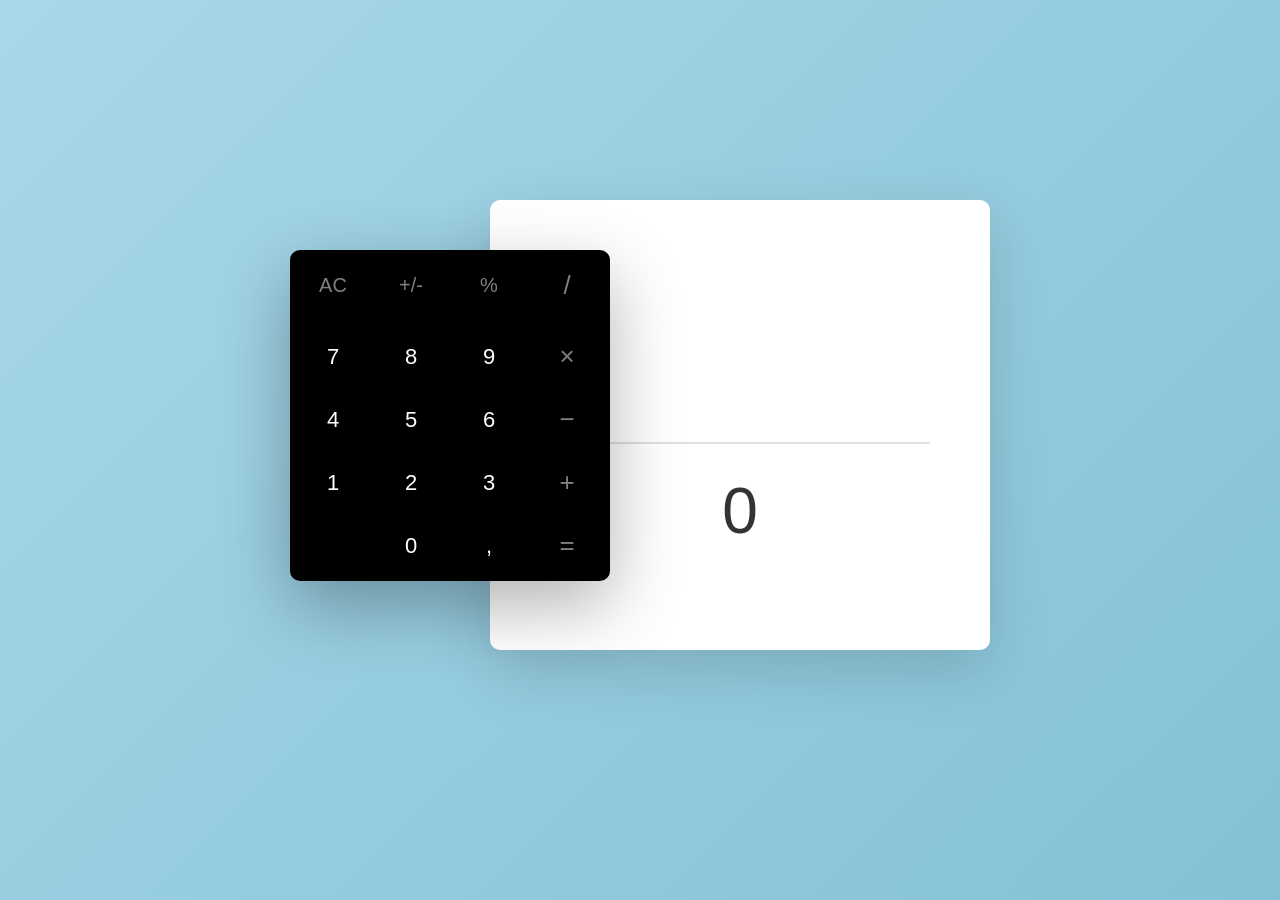
<file: calculator.html>
<!DOCTYPE html>
<html lang="en">
<head>
    <meta charset="UTF-8">
    <meta name="viewport" content="width=device-width, initial-scale=1.0">
    <title>Calculator</title>
    <style>
        * {
            margin: 0;
            padding: 0;
            box-sizing: border-box;
        }

        body {
            font-family: -apple-system, BlinkMacSystemFont, 'Segoe UI', Roboto, sans-serif;
            display: flex;
            justify-content: center;
            align-items: center;
            min-height: 100vh;
            background: linear-gradient(135deg, #a8d8ea 0%, #85c1d5 100%);
            padding: 20px;
        }

        .calculator-wrapper {
            position: relative;
            width: 700px;
            height: 500px;
        }

        .result-panel {
            position: absolute;
            top: 0;
            right: 0;
            background: white;
            padding: 50px 60px;
            width: 500px;
            height: 450px;
            border-radius: 10px;
            box-shadow: 0 20px 60px rgba(0, 0, 0, 0.15);
            z-index: 1;
            display: flex;
            flex-direction: column;
            justify-content: center;
            align-items: center;
        }

        .calculator {
            position: absolute;
            top: 50px;
            left: 0;
            background: #3a3a3a;
            padding: 10px;
            width: 320px;
            border-radius: 10px;
            box-shadow: 0 25px 70px rgba(0, 0, 0, 0.3);
            background-color: black;
            z-index: 2;
        }

        .buttons {
            display: grid;
            grid-template-columns: repeat(4, 1fr);
            gap: 12px;
            margin-top: 20px;
        }

        button {
            padding: 10px;
            font-size: 22px;
            font-weight: 400;
            border: none;
            border-radius: 8px;
            cursor: pointer;
            transition: all 0.2s ease;
            background: black;
            color: #ffffff;
            font-family: inherit;
        }

        button:hover {
            background: black;
        }

        button:active {
            transform: scale(0.95);
        }

        .top-row {
            display: grid;
            grid-template-columns: repeat(4, 1fr);
            gap: 12px;
            margin-bottom: 12px;
        }

        .top-btn {
            background: black;
            color: gray;
            padding: 10px;
            font-size: 20px;
            font-weight: 300;
        }

        .operator {
            background: black;
            color: gray;
            font-size: 26px;
            font-weight: 300;
        }

        .equals {
            background: black;
            color: gray;
            font-size: 26px;
            font-weight: 300;
        }
 --        .calculation {
            text-align: center;
            margin-bottom: 40px;
            width: 100%;
        }

        .calc-expression {
            font-size: 40px;
            color: gray;
            margin-bottom: 15px;
            font-weight: 300;
            min-height: 50px;
        }

        .calc-number {
            font-size: 36px;
            color: gray;
            font-weight: 300;
            min-height: 45px;
        }

        .divider {
            width: 100%;
            height: 2px;
            background: #e0e0e0;
            margin: 30px 0;
        }

        .result {
            font-size: 64px;
            color: #333;
            font-weight: 300;
        }
        @media (max-width: 768px) {
            .calculator-wrapper {
                width: 100%;
                height: auto;
                display: flex;
                flex-direction: column;
                gap: 20px;
            }

            .calculator {
                position: relative;
                top: 0;
                left: 0;
                width: 100%;
                z-index: 1;
                color: black;
                background-color: black;
            }

            .result-panel {
                position: relative;
                top: 0;
                right: 0;
                width: 100%;
                height: auto;
                z-index: 1;
            }
        }
    </style>
</head>
<body>
    <div class="calculator-wrapper">
        <div class="result-panel">
            <div class="calculation">
                <div class="calc-expression" id="expression"></div>
                <div class="calc-number" id="current-number"></div>
            </div>
            <div class="divider"></div>
            <div class="result" id="result">0</div>
        </div>

        <div class="calculator">
            <div class="top-row">
                <button class="top-btn" onclick="clearAll()">AC</button>
                <button class="top-btn" onclick="toggleSign()">+/-</button>
                <button class="top-btn" onclick="percentage()">%</button>
                <button class="top-btn operator" onclick="chooseOperation('/')">/</button>
            </div>
            <div class="buttons">
                <button onclick="appendNumber('7')">7</button>
                <button onclick="appendNumber('8')">8</button>
                <button onclick="appendNumber('9')">9</button>
                <button class="operator" onclick="chooseOperation('*')">×</button>
                
                <button onclick="appendNumber('4')">4</button>
                <button onclick="appendNumber('5')">5</button>
                <button onclick="appendNumber('6')">6</button>
                <button class="operator" onclick="chooseOperation('-')">−</button>
                
                <button onclick="appendNumber('1')">1</button>
                <button onclick="appendNumber('2')">2</button>
                <button onclick="appendNumber('3')">3</button>
                <button class="operator" onclick="chooseOperation('+')">+</button>
                
                <button onclick="appendvalue('')"></button>
                <button onclick="appendNumber('0')">0</button>
                <button onclick="appendNumber('.')">,</button>
                <button class="equals" onclick="compute()">=</button>
            </div>
        </div>
    </div>

    <script>
        let currentOperand = '';
        let previousOperand = '';
        let operation = null;
        let resultValue = '0';

        const expressionDisplay = document.getElementById('expression');
        const currentNumberDisplay = document.getElementById('current-number');
        const resultDisplay = document.getElementById('result');

        function updateDisplay() {
            if (operation && previousOperand) {
                expressionDisplay.textContent = previousOperand + ' ' + getOperationSymbol(operation);
                currentNumberDisplay.textContent = currentOperand || '';
            } else {
                expressionDisplay.textContent = currentOperand || previousOperand || '';
                currentNumberDisplay.textContent = '';
            }
            resultDisplay.textContent = resultValue;
        }

        function getOperationSymbol(op) {
            const symbols = {'+': '+', '-': '−', '*': '×', '/': '÷'};
            return symbols[op] || op;
        }

        function appendNumber(number) {
            if (number === '.' && currentOperand.includes('.')) return;
            if (currentOperand === '' && number === '.') {
                currentOperand = '0.';
            } else {
                currentOperand = currentOperand + number;
            }
            resultValue = currentOperand;
            updateDisplay();
        }

        function chooseOperation(op) {
            if (currentOperand === '' && previousOperand === '') return;
            if (previousOperand !== '' && currentOperand !== '') {
                compute();
            }
            operation = op;
            if (currentOperand !== '') {
                previousOperand = currentOperand;
                currentOperand = '';
            }
            updateDisplay();
        }

        function compute() {
            let computation;
            const prev = parseFloat(previousOperand);
            const current = parseFloat(currentOperand);
            
            if (isNaN(prev) || isNaN(current)) return;
            
            switch (operation) {
                case '+':
                    computation = prev + current;
                    break;
                case '-':
                    computation = prev - current;
                    break;
                case '*':
                    computation = prev * current;
                    break;
                case '/':
                    if (current === 0) {
                        resultValue = 'Error';
                        currentOperand = '';
                        previousOperand = '';
                        operation = null;
                        updateDisplay();
                        return;
                    }
                    computation = prev / current;
                    break;
                default:
                    return;
            }
            
            if (computation % 1 === 0) {
                resultValue = computation.toString();
            } else {
                resultValue = computation.toFixed(3).replace(/\.?0+$/, '');
            }
            
            currentOperand = resultValue;
            operation = null;
            previousOperand = '';
            updateDisplay();
        }

        function clearAll() {
            currentOperand = '';
            previousOperand = '';
            operation = null;
            resultValue = '0';
            updateDisplay();
        }

        function toggleSign() {
            if (currentOperand) {
                currentOperand = (parseFloat(currentOperand) * -1).toString();
                resultValue = currentOperand;
                updateDisplay();
            }
        }

        function percentage() {
            if (currentOperand) {
                currentOperand = (parseFloat(currentOperand) / 100).toString();
                resultValue = currentOperand;
                updateDisplay();
            }
        }

        document.addEventListener('keydown', function(e) {
            if (e.key >= '0' && e.key <= '9') appendNumber(e.key);
            if (e.key === '.') appendNumber(e.key);
            if (e.key === '+') chooseOperation('+');
            if (e.key === '-') chooseOperation('-');
            if (e.key === '*') chooseOperation('*');
            if (e.key === '/') {
                e.preventDefault();
                chooseOperation('/');
            }
            if (e.key === 'Enter' || e.key === '=') {
                e.preventDefault();
                compute();
            }
            if (e.key === 'Escape') clearAll();
        });

        updateDisplay();
    </script>
</body>
</html>
</file>
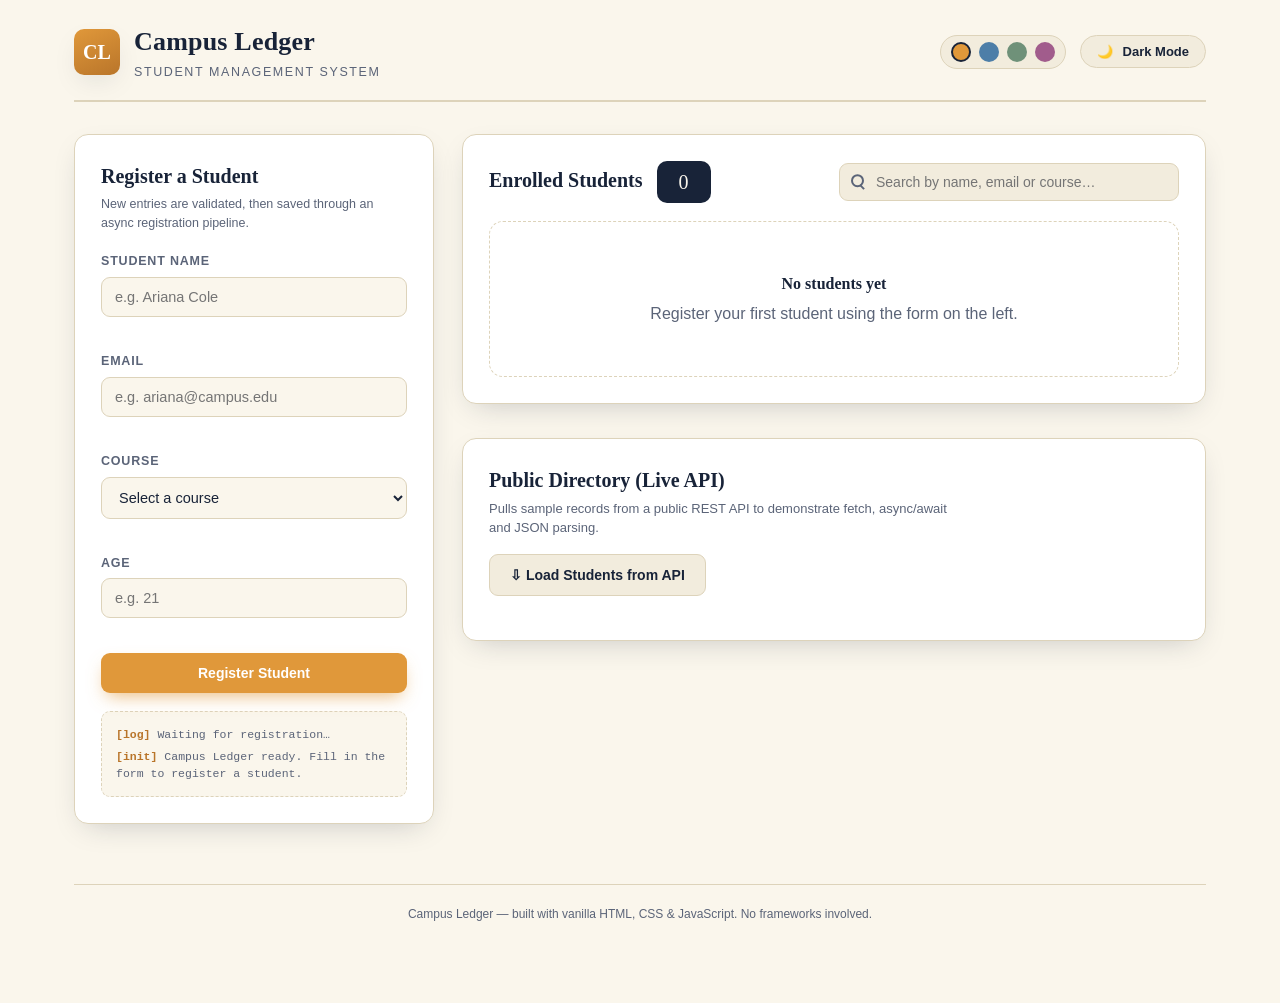
<file: campus .html>
<!DOCTYPE html>
<html lang="en">
<head>
<meta charset="UTF-8">
<meta name="viewport" content="width=device-width, initial-scale=1.0">
<title>Campus Ledger — Student Management System</title>
<style>
/* ============================================================
   DESIGN TOKENS
   A campus-registrar theme: ink navy + amber "stamp" accent,
   paper-cream surface in light mode, deep ink surface in dark.
   The signature element is the "ID card" style student card —
   a perforated top edge like a campus badge, with a course-
   coded stripe down the left side.
   ============================================================ */
:root {
  --ink-900: #182338;
  --ink-800: #1f2c47;
  --ink-700: #2c3c5e;
  --paper-0: #faf6ec;
  --paper-100: #f2ecdd;
  --paper-200: #e8dfc9;
  --accent: #e0983a;      /* amber stamp — can be re-themed live */
  --accent-dark: #b9752a;
  --sage: #6f9179;
  --danger: #c4483f;
  --success: #3f8f5f;
  --text-main: var(--ink-900);
  --text-sub: #5b6478;
  --surface: #ffffff;
  --surface-alt: var(--paper-100);
  --bg: var(--paper-0);
  --border: #ddd3ba;
  --shadow: 0 10px 30px -12px rgba(24, 35, 56, 0.25);
  --radius: 14px;
  --font-display: Georgia, 'Iowan Old Style', 'Palatino Linotype', serif;
  --font-body: -apple-system, BlinkMacSystemFont, 'Segoe UI', Roboto, Helvetica, Arial, sans-serif;
  --font-mono: 'SFMono-Regular', Consolas, 'Liberation Mono', Menlo, monospace;
}

/* Dark mode overrides — toggled by adding .dark-mode to <body> */
body.dark-mode {
  --text-main: #eef1f7;
  --text-sub: #a8b1c4;
  --surface: var(--ink-800);
  --surface-alt: var(--ink-700);
  --bg: var(--ink-900);
  --border: #35456a;
  --shadow: 0 10px 30px -12px rgba(0, 0, 0, 0.55);
}

/* ============================================================
   RESET & BASE
   ============================================================ */
* { box-sizing: border-box; margin: 0; padding: 0; }

html { scroll-behavior: smooth; }

body {
  font-family: var(--font-body);
  background: var(--bg);
  color: var(--text-main);
  transition: background 0.35s ease, color 0.35s ease;
  min-height: 100vh;
  line-height: 1.5;
}

@media (prefers-reduced-motion: reduce) {
  * { animation-duration: 0.001ms !important; transition-duration: 0.001ms !important; }
}

a { color: inherit; }

::selection { background: var(--accent); color: #fff; }

/* ============================================================
   LAYOUT SHELL
   ============================================================ */
.wrap {
  max-width: 1180px;
  margin: 0 auto;
  padding: 0 24px 80px;
}

/* ---- Top bar ---- */
.topbar {
  display: flex;
  align-items: center;
  justify-content: space-between;
  padding: 22px 0 18px;
  border-bottom: 2px solid var(--border);
  margin-bottom: 32px;
  flex-wrap: wrap;
  gap: 16px;
}

.brand {
  display: flex;
  align-items: center;
  gap: 14px;
}

.brand-mark {
  width: 46px;
  height: 46px;
  border-radius: 10px;
  background: linear-gradient(155deg, var(--accent), var(--accent-dark));
  display: flex;
  align-items: center;
  justify-content: center;
  color: #fff;
  font-family: var(--font-display);
  font-weight: 700;
  font-size: 20px;
  box-shadow: var(--shadow);
  flex-shrink: 0;
}

.brand-text h1 {
  font-family: var(--font-display);
  font-size: 26px;
  letter-spacing: 0.2px;
}

.brand-text p {
  font-size: 12.5px;
  color: var(--text-sub);
  text-transform: uppercase;
  letter-spacing: 1.6px;
  margin-top: 2px;
}

.topbar-controls {
  display: flex;
  align-items: center;
  gap: 14px;
  flex-wrap: wrap;
}

/* Accent color theming swatches */
.swatches {
  display: flex;
  gap: 8px;
  align-items: center;
  padding: 6px 10px;
  background: var(--surface-alt);
  border-radius: 999px;
  border: 1px solid var(--border);
}

.swatch {
  width: 20px;
  height: 20px;
  border-radius: 50%;
  border: 2px solid transparent;
  cursor: pointer;
  transition: transform 0.2s ease, border-color 0.2s ease;
}

.swatch:hover { transform: scale(1.15); }
.swatch.active { border-color: var(--text-main); }

/* Dark mode toggle switch */
.toggle-dark {
  display: flex;
  align-items: center;
  gap: 10px;
  background: var(--surface-alt);
  border: 1px solid var(--border);
  border-radius: 999px;
  padding: 8px 16px;
  cursor: pointer;
  font-size: 13px;
  font-weight: 600;
  color: var(--text-main);
  transition: background 0.2s ease;
}

.toggle-dark:hover { background: var(--border); }

/* ============================================================
   GRID: form (left, sticky) + management (right)
   ============================================================ */
.main-grid {
  display: grid;
  grid-template-columns: 360px 1fr;
  gap: 28px;
  align-items: start;
}

@media (max-width: 880px) {
  .main-grid { grid-template-columns: 1fr; }
}

.panel {
  background: var(--surface);
  border: 1px solid var(--border);
  border-radius: var(--radius);
  box-shadow: var(--shadow);
  padding: 26px;
}

.panel.sticky { position: sticky; top: 24px; }

.panel h2 {
  font-family: var(--font-display);
  font-size: 20px;
  margin-bottom: 4px;
}

.panel .subtext {
  font-size: 12.5px;
  color: var(--text-sub);
  margin-bottom: 20px;
}

/* ---- Form fields ---- */
.field {
  margin-bottom: 16px;
}

.field label {
  display: block;
  font-size: 12.5px;
  font-weight: 700;
  text-transform: uppercase;
  letter-spacing: 0.8px;
  color: var(--text-sub);
  margin-bottom: 6px;
}

.field input,
.field select {
  width: 100%;
  padding: 11px 13px;
  border-radius: 9px;
  border: 1.5px solid var(--border);
  background: var(--bg);
  color: var(--text-main);
  font-size: 14.5px;
  font-family: var(--font-body);
  transition: border-color 0.2s ease, box-shadow 0.2s ease;
}

.field input:focus,
.field select:focus {
  outline: none;
  border-color: var(--accent);
  box-shadow: 0 0 0 3px color-mix(in srgb, var(--accent) 25%, transparent);
}

.field .error-hint {
  font-size: 12px;
  color: var(--danger);
  margin-top: 5px;
  min-height: 14px;
}

/* ---- Buttons ---- */
.btn {
  display: inline-flex;
  align-items: center;
  justify-content: center;
  gap: 8px;
  border: none;
  border-radius: 9px;
  padding: 12px 20px;
  font-size: 14px;
  font-weight: 700;
  cursor: pointer;
  transition: transform 0.15s ease, box-shadow 0.15s ease, background 0.2s ease;
  font-family: var(--font-body);
}

.btn:active { transform: translateY(1px) scale(0.98); }

.btn-primary {
  background: var(--accent);
  color: #fff;
  width: 100%;
  box-shadow: 0 8px 18px -6px color-mix(in srgb, var(--accent) 70%, transparent);
}

.btn-primary:hover { background: var(--accent-dark); }
.btn-primary:disabled { opacity: 0.65; cursor: not-allowed; transform: none; }

.btn-secondary {
  background: var(--surface-alt);
  color: var(--text-main);
  border: 1.5px solid var(--border);
}

.btn-secondary:hover { border-color: var(--accent); color: var(--accent-dark); }

.btn-danger-ghost {
  background: transparent;
  border: 1.5px solid var(--danger);
  color: var(--danger);
  padding: 7px 12px;
  font-size: 12.5px;
}

.btn-danger-ghost:hover { background: var(--danger); color: #fff; }

/* ---- Toast messages (success / error) ---- */
.toast {
  border-radius: 9px;
  padding: 12px 15px;
  font-size: 13.5px;
  font-weight: 600;
  margin-bottom: 16px;
  display: none;
  align-items: center;
  gap: 8px;
  animation: slideIn 0.3s ease;
}

.toast.show { display: flex; }

.toast.success { background: color-mix(in srgb, var(--success) 16%, transparent); color: var(--success); border: 1px solid color-mix(in srgb, var(--success) 40%, transparent); }
.toast.error { background: color-mix(in srgb, var(--danger) 16%, transparent); color: var(--danger); border: 1px solid color-mix(in srgb, var(--danger) 40%, transparent); }

@keyframes slideIn {
  from { opacity: 0; transform: translateY(-8px); }
  to { opacity: 1; transform: translateY(0); }
}

/* ---- Async demo log (shows callback / promise / async-await steps) ---- */
.demo-log {
  margin-top: 18px;
  background: var(--bg);
  border: 1px dashed var(--border);
  border-radius: 9px;
  padding: 12px 14px;
  font-family: var(--font-mono);
  font-size: 11.5px;
  color: var(--text-sub);
  max-height: 130px;
  overflow-y: auto;
}

.demo-log div { padding: 2px 0; }
.demo-log .tag { color: var(--accent-dark); font-weight: 700; }

/* ---- Management header row ---- */
.mgmt-header {
  display: flex;
  align-items: center;
  justify-content: space-between;
  gap: 16px;
  flex-wrap: wrap;
  margin-bottom: 18px;
}

.mgmt-title-group { display: flex; align-items: center; gap: 14px; }

.count-badge {
  background: var(--ink-900);
  color: var(--paper-0);
  font-family: var(--font-display);
  font-size: 20px;
  border-radius: 10px;
  padding: 6px 16px;
  min-width: 54px;
  text-align: center;
}

body.dark-mode .count-badge { background: var(--accent); color: #1a1408; }

.search-box {
  position: relative;
  flex: 1;
  min-width: 220px;
  max-width: 340px;
}

.search-box input {
  width: 100%;
  padding: 10px 14px 10px 36px;
  border-radius: 9px;
  border: 1.5px solid var(--border);
  background: var(--surface-alt);
  color: var(--text-main);
  font-size: 14px;
}

.search-box input:focus { outline: none; border-color: var(--accent); }

.search-box::before {
  content: "";
  position: absolute;
  left: 12px;
  top: 50%;
  width: 9px;
  height: 9px;
  border: 2px solid var(--text-sub);
  border-radius: 50%;
  transform: translateY(-60%);
}

.search-box::after {
  content: "";
  position: absolute;
  left: 20px;
  top: 62%;
  width: 6px;
  height: 2px;
  background: var(--text-sub);
  transform: rotate(45deg);
}

/* ---- Student card grid (the "ID card" signature element) ---- */
.card-grid {
  display: grid;
  grid-template-columns: repeat(auto-fill, minmax(230px, 1fr));
  gap: 18px;
}

.student-card {
  position: relative;
  background: var(--surface);
  border: 1px solid var(--border);
  border-radius: 12px;
  padding: 18px 16px 16px 20px;
  overflow: hidden;
  animation: cardIn 0.35s ease;
  transition: transform 0.2s ease, box-shadow 0.2s ease;
}

.student-card:hover {
  transform: translateY(-4px);
  box-shadow: var(--shadow);
}

@keyframes cardIn {
  from { opacity: 0; transform: translateY(10px) scale(0.97); }
  to { opacity: 1; transform: translateY(0) scale(1); }
}

/* Course-coded stripe down the left edge, like a badge lanyard color */
.student-card::before {
  content: "";
  position: absolute;
  left: 0; top: 0; bottom: 0;
  width: 6px;
  background: var(--stripe-color, var(--accent));
}

/* Perforated top edge — a row of little "punch holes" like an ID badge */
.perforation {
  display: flex;
  gap: 5px;
  margin-bottom: 10px;
  margin-left: -2px;
}

.perforation span {
  width: 5px; height: 5px;
  border-radius: 50%;
  background: var(--bg);
  border: 1px solid var(--border);
}

.student-card h3 {
  font-family: var(--font-display);
  font-size: 17px;
  margin-bottom: 4px;
}

.student-card .meta-row {
  font-size: 12.5px;
  color: var(--text-sub);
  margin-bottom: 3px;
  word-break: break-word;
}

.pill {
  display: inline-block;
  margin-top: 8px;
  padding: 3px 10px;
  border-radius: 999px;
  background: var(--surface-alt);
  font-size: 11px;
  font-weight: 700;
  letter-spacing: 0.4px;
  color: var(--text-sub);
}

.card-footer {
  margin-top: 12px;
  display: flex;
  justify-content: space-between;
  align-items: center;
}

.age-tag {
  font-family: var(--font-mono);
  font-size: 12px;
  color: var(--text-sub);
}

.empty-state {
  grid-column: 1 / -1;
  text-align: center;
  padding: 50px 20px;
  color: var(--text-sub);
  border: 1px dashed var(--border);
  border-radius: var(--radius);
}

.empty-state strong { color: var(--text-main); display: block; margin-bottom: 6px; font-family: var(--font-display); font-size: 16px; }

/* ---- API / directory section ---- */
.api-section { margin-top: 34px; }

.api-header {
  display: flex;
  align-items: center;
  justify-content: space-between;
  gap: 16px;
  flex-wrap: wrap;
  margin-bottom: 18px;
}

.api-header p { color: var(--text-sub); font-size: 13px; max-width: 460px; }

.directory-grid {
  display: grid;
  grid-template-columns: repeat(auto-fill, minmax(230px, 1fr));
  gap: 16px;
}

.directory-card {
  background: var(--surface-alt);
  border: 1px solid var(--border);
  border-radius: 12px;
  padding: 16px;
  transition: transform 0.2s ease;
}

.directory-card:hover { transform: translateY(-3px); }

.directory-card .avatar {
  width: 38px; height: 38px;
  border-radius: 50%;
  background: linear-gradient(135deg, var(--sage), var(--accent));
  color: #fff;
  display: flex; align-items: center; justify-content: center;
  font-weight: 700;
  margin-bottom: 10px;
  font-family: var(--font-display);
}

.directory-card h4 { font-size: 14.5px; margin-bottom: 3px; }
.directory-card p { font-size: 12px; color: var(--text-sub); }

/* ---- Loading spinner ---- */
.spinner {
  width: 16px; height: 16px;
  border: 2.5px solid rgba(255,255,255,0.4);
  border-top-color: #fff;
  border-radius: 50%;
  animation: spin 0.7s linear infinite;
  display: inline-block;
}

.spinner.dark { border: 2.5px solid var(--border); border-top-color: var(--accent); }

@keyframes spin { to { transform: rotate(360deg); } }

.spinner-row {
  display: flex;
  align-items: center;
  justify-content: center;
  gap: 10px;
  padding: 40px 0;
  color: var(--text-sub);
  font-size: 13.5px;
  grid-column: 1 / -1;
}

footer.site-footer {
  text-align: center;
  color: var(--text-sub);
  font-size: 12px;
  margin-top: 60px;
  padding-top: 20px;
  border-top: 1px solid var(--border);
}
</style>
</head>
<body>

<div class="wrap">

  <!-- ============================================================
       TOP BAR: brand, accent color theming, dark mode toggle
       ============================================================ -->
  <header class="topbar">
    <div class="brand">
      <div class="brand-mark">CL</div>
      <div class="brand-text">
        <h1>Campus Ledger</h1>
        <p>Student Management System</p>
      </div>
    </div>
    <div class="topbar-controls">
      <div class="swatches" id="swatchRow" title="Theme accent color">
        <div class="swatch active" style="background:#e0983a" data-color="#e0983a,#b9752a"></div>
        <div class="swatch" style="background:#4d7ea8" data-color="#4d7ea8,#375c7d"></div>
        <div class="swatch" style="background:#6f9179" data-color="#6f9179,#4f6e59"></div>
        <div class="swatch" style="background:#a15c8c" data-color="#a15c8c,#7d4569"></div>
      </div>
      <button class="toggle-dark" id="darkModeToggle" type="button">
        <span id="darkModeIcon">🌙</span>
        <span id="darkModeLabel">Dark Mode</span>
      </button>
    </div>
  </header>

  <div class="main-grid">

    <!-- ============================================================
         LEFT PANEL: Student Registration Form
         ============================================================ -->
    <section class="panel sticky">
      <h2>Register a Student</h2>
      <p class="subtext">New entries are validated, then saved through an async registration pipeline.</p>

      <!-- Toast messages for success / error feedback -->
      <div class="toast success" id="successToast">✅ <span id="successToastText"></span></div>
      <div class="toast error" id="errorToast">⚠️ <span id="errorToastText"></span></div>

      <form id="registerForm" novalidate>
        <div class="field">
          <label for="studentName">Student Name</label>
          <input type="text" id="studentName" placeholder="e.g. Ariana Cole" autocomplete="off">
          <div class="error-hint" id="nameError"></div>
        </div>
        <div class="field">
          <label for="studentEmail">Email</label>
          <input type="email" id="studentEmail" placeholder="e.g. ariana@campus.edu" autocomplete="off">
          <div class="error-hint" id="emailError"></div>
        </div>
        <div class="field">
          <label for="studentCourse">Course</label>
          <select id="studentCourse">
            <option value="">Select a course</option>
            <option value="Computer Science">Computer Science</option>
            <option value="Mechanical Engineering">Mechanical Engineering</option>
            <option value="Business Administration">Business Administration</option>
            <option value="Fine Arts">Fine Arts</option>
            <option value="Biology">Biology</option>
          </select>
          <div class="error-hint" id="courseError"></div>
        </div>
        <div class="field">
          <label for="studentAge">Age</label>
          <input type="number" id="studentAge" placeholder="e.g. 21" min="15" max="80">
          <div class="error-hint" id="ageError"></div>
        </div>

        <button type="submit" class="btn btn-primary" id="registerBtn">
          <span id="registerBtnText">Register Student</span>
        </button>
      </form>

      <!-- Live log showing each async-programming stage as it fires -->
      <div class="demo-log" id="demoLog">
        <div><span class="tag">[log]</span> Waiting for registration…</div>
      </div>
    </section>

    <!-- ============================================================
         RIGHT PANEL: Student Management (search, count, cards)
         ============================================================ -->
    <section>
      <div class="panel">
        <div class="mgmt-header">
          <div class="mgmt-title-group">
            <h2 style="font-family:var(--font-display); font-size:20px;">Enrolled Students</h2>
            <div class="count-badge" id="studentCount">0</div>
          </div>
          <div class="search-box">
            <input type="text" id="searchInput" placeholder="Search by name, email or course…">
          </div>
        </div>

        <div class="card-grid" id="studentGrid">
          <!-- Student cards are rendered here dynamically by JavaScript -->
          <div class="empty-state" id="emptyState">
            <strong>No students yet</strong>
            Register your first student using the form on the left.
          </div>
        </div>
      </div>

      <!-- ============================================================
           API SECTION: fetch(), async/await, JSON, error handling
           ============================================================ -->
      <div class="panel api-section">
        <div class="api-header">
          <div>
            <h2>Public Directory (Live API)</h2>
            <p>Pulls sample records from a public REST API to demonstrate fetch, async/await and JSON parsing.</p>
          </div>
          <button class="btn btn-secondary" id="loadApiBtn" type="button">
            <span id="loadApiBtnText">⇩ Load Students from API</span>
          </button>
        </div>
        <div class="directory-grid" id="directoryGrid"></div>
      </div>
    </section>
  </div>

  <footer class="site-footer">
    Campus Ledger — built with vanilla HTML, CSS &amp; JavaScript. No frameworks involved.
  </footer>
</div>

<script>
/* ================================================================
   STATE
   ================================================================ */

// In-memory list of registered students. Each entry:
// { id, name, email, course, age }
let students = [];

// Simple incrementing id generator for locally-added students.
let nextStudentId = 1;

// Colors used for the course-coded stripe on each student card.
const courseColors = {
  "Computer Science": "#4d7ea8",
  "Mechanical Engineering": "#c4483f",
  "Business Administration": "#e0983a",
  "Fine Arts": "#a15c8c",
  "Biology": "#6f9179"
};

/* ================================================================
   DOM REFERENCES
   ================================================================ */
const registerForm     = document.getElementById('registerForm');
const registerBtn      = document.getElementById('registerBtn');
const registerBtnText  = document.getElementById('registerBtnText');
const studentGrid      = document.getElementById('studentGrid');
const emptyState       = document.getElementById('emptyState');
const studentCountEl   = document.getElementById('studentCount');
const searchInput      = document.getElementById('searchInput');
const successToast     = document.getElementById('successToast');
const successToastText = document.getElementById('successToastText');
const errorToast       = document.getElementById('errorToast');
const errorToastText   = document.getElementById('errorToastText');
const demoLog          = document.getElementById('demoLog');
const loadApiBtn       = document.getElementById('loadApiBtn');
const loadApiBtnText   = document.getElementById('loadApiBtnText');
const directoryGrid    = document.getElementById('directoryGrid');

/* ================================================================
   UTILITY: demo log writer
   Every async-programming step (callback / promise / async-await)
   writes a short line here so the flow is visible to the learner.
   ================================================================ */
function logStep(label, message) {
  const line = document.createElement('div');
  line.innerHTML = `<span class="tag">[${label}]</span> ${message}`;
  demoLog.appendChild(line);
  demoLog.scrollTop = demoLog.scrollHeight;
}

/* ================================================================
   UTILITY: toast messages (success / error)
   ================================================================ */
function showSuccess(message) {
  successToastText.textContent = message;
  successToast.classList.add('show');
  errorToast.classList.remove('show');
  setTimeout(() => successToast.classList.remove('show'), 3500);
}

function showError(message) {
  errorToastText.textContent = message;
  errorToast.classList.add('show');
  successToast.classList.remove('show');
  setTimeout(() => errorToast.classList.remove('show'), 4500);
}

/* ================================================================
   FORM VALIDATION
   Plain synchronous validation — checked before any async work
   is kicked off, so we never "register" incomplete data.
   ================================================================ */
function validateForm(data) {
  let valid = true;
  document.getElementById('nameError').textContent = '';
  document.getElementById('emailError').textContent = '';
  document.getElementById('courseError').textContent = '';
  document.getElementById('ageError').textContent = '';

  if (!data.name || data.name.trim().length < 2) {
    document.getElementById('nameError').textContent = 'Enter a name with at least 2 characters.';
    valid = false;
  }
  const emailPattern = /^[^\s@]+@[^\s@]+\.[^\s@]+$/;
  if (!emailPattern.test(data.email)) {
    document.getElementById('emailError').textContent = 'Enter a valid email address.';
    valid = false;
  }
  if (!data.course) {
    document.getElementById('courseError').textContent = 'Select a course.';
    valid = false;
  }
  const ageNum = Number(data.age);
  if (!data.age || isNaN(ageNum) || ageNum < 15 || ageNum > 80) {
    document.getElementById('ageError').textContent = 'Enter an age between 15 and 80.';
    valid = false;
  }
  return valid;
}

/* ================================================================
   TOPIC 1 — CALLBACKS
   confirmRegistrationCallback() simulates a follow-up notification
   step that must run strictly AFTER a student has been saved.
   It follows classic Node-style callback convention:
   callback(error, result) — error is null on success.
   ================================================================ */
function confirmRegistrationCallback(student, callback) {
  logStep('callback', `Queuing confirmation notice for ${student.name}…`);
  // setTimeout simulates a real-world delay (e.g. sending an email/SMS)
  setTimeout(() => {
    // Simulate a callback firing with (error, result) signature
    const error = null;
    const result = `Confirmation notice queued for ${student.email}`;
    callback(error, result);
  }, 500);
}

/* ================================================================
   TOPIC 2 — PROMISES
   registerStudentPromise() wraps the "save to system" step in a
   native Promise. It resolves with the saved student object, or
   rejects if something goes wrong (simulated failure chance kept
   at 0% here so registration is reliable, but the reject path is
   fully wired up and used by the try/catch block below).
   ================================================================ */
function registerStudentPromise(studentData) {
  return new Promise((resolve, reject) => {
    logStep('promise', `Saving ${studentData.name} to the student ledger…`);
    setTimeout(() => {
      // Duplicate-email guard — a realistic reason a save could fail
      const duplicate = students.some(s => s.email.toLowerCase() === studentData.email.toLowerCase());
      if (duplicate) {
        reject(new Error('A student with this email is already registered.'));
        return;
      }
      const savedStudent = {
        id: nextStudentId++,
        name: studentData.name.trim(),
        email: studentData.email.trim(),
        course: studentData.course,
        age: Number(studentData.age)
      };
      resolve(savedStudent);
    }, 900);
  });
}

/* ================================================================
   TOPIC 3 & 6 — ASYNC/AWAIT + TRY...CATCH
   handleRegisterSubmit() is the async form handler. It awaits the
   Promise-based save step, then (on success) triggers the callback-
   based confirmation step. Any rejection is caught here so the UI
   always recovers gracefully instead of hanging or crashing.
   ================================================================ */
async function handleRegisterSubmit(event) {
  event.preventDefault();

  const formData = {
    name: document.getElementById('studentName').value,
    email: document.getElementById('studentEmail').value,
    course: document.getElementById('studentCourse').value,
    age: document.getElementById('studentAge').value
  };

  if (!validateForm(formData)) {
    return;
  }

  // TOPIC 7 — LOADING SPINNER while the async pipeline runs
  registerBtn.disabled = true;
  registerBtnText.innerHTML = '<span class="spinner"></span> Registering…';

  try {
    // async/await used here to consume the Promise linearly,
    // instead of chaining .then()/.catch()
    const savedStudent = await registerStudentPromise(formData);

    logStep('async/await', `Registration resolved for ${savedStudent.name}.`);

    // Add to local state + re-render the card grid
    students.push(savedStudent);
    renderStudents();

    // Fire the callback-style confirmation step AFTER registration
    confirmRegistrationCallback(savedStudent, (error, result) => {
      if (error) {
        logStep('callback', `Confirmation failed: ${error.message}`);
        return;
      }
      logStep('callback', result);
      showSuccess(`${savedStudent.name} registered successfully!`);
    });

    registerForm.reset();
  } catch (err) {
    // try...catch handles any rejection from registerStudentPromise
    logStep('catch', `Registration failed — ${err.message}`);
    showError(err.message);
  } finally {
    registerBtn.disabled = false;
    registerBtnText.textContent = 'Register Student';
  }
}

registerForm.addEventListener('submit', handleRegisterSubmit);

/* ================================================================
   RENDERING: student cards
   ================================================================ */
function renderStudents(filterText) {
  const query = (filterText || '').trim().toLowerCase();
  const visible = query
    ? students.filter(s =>
        s.name.toLowerCase().includes(query) ||
        s.email.toLowerCase().includes(query) ||
        s.course.toLowerCase().includes(query))
    : students;

  studentCountEl.textContent = students.length;

  if (visible.length === 0) {
    studentGrid.innerHTML = '';
    const message = students.length === 0
      ? { title: 'No students yet', body: 'Register your first student using the form on the left.' }
      : { title: 'No matches found', body: 'Try a different name, email or course.' };
    studentGrid.innerHTML = `
      <div class="empty-state">
        <strong>${message.title}</strong>
        ${message.body}
      </div>`;
    return;
  }

  // Build each card's HTML. Event delegation (below) handles clicks,
  // so no inline onclick handlers are attached here.
  studentGrid.innerHTML = visible.map(student => {
    const stripe = courseColors[student.course] || 'var(--accent)';
    return `
      <div class="student-card" style="--stripe-color:${stripe}" data-id="${student.id}">
        <div class="perforation">
          <span></span><span></span><span></span><span></span><span></span><span></span>
        </div>
        <h3>${escapeHtml(student.name)}</h3>
        <div class="meta-row">${escapeHtml(student.email)}</div>
        <div class="meta-row">${escapeHtml(student.course)}</div>
        <span class="pill">Student #${student.id}</span>
        <div class="card-footer">
          <span class="age-tag">Age ${student.age}</span>
          <button class="btn-danger-ghost" data-action="delete" data-id="${student.id}">Remove</button>
        </div>
      </div>`;
  }).join('');
}

/* Escape user-entered text before injecting into innerHTML,
   to keep the rendering safe from markup injection. */
function escapeHtml(str) {
  const div = document.createElement('div');
  div.textContent = str;
  return div.innerHTML;
}

/* ================================================================
   EVENT DELEGATION
   A single click listener on the grid's parent container handles
   every "Remove" button, including ones added long after page load.
   This avoids re-binding a listener on every render.
   ================================================================ */
studentGrid.addEventListener('click', (event) => {
  const button = event.target.closest('[data-action="delete"]');
  if (!button) return;

  const id = Number(button.getAttribute('data-id'));
  const student = students.find(s => s.id === id);
  students = students.filter(s => s.id !== id);
  renderStudents(searchInput.value);

  if (student) {
    showSuccess(`${student.name} was removed from the ledger.`);
  }
});

/* ================================================================
   LIVE SEARCH
   Filters the rendered card grid on every keystroke.
   ================================================================ */
searchInput.addEventListener('input', () => {
  renderStudents(searchInput.value);
});

/* ================================================================
   TOPIC 4, 5 & 6 — fetch(), JSON handling, try...catch
   loadStudentsFromApi() is an async function that:
     1. Shows a loading spinner on the button
     2. Uses fetch() to call a public REST API
     3. Checks response.ok before proceeding
     4. Converts the response body with response.json()
     5. Renders the resulting records as directory cards
     6. Wraps everything in try...catch so network failures,
        bad responses, or malformed JSON never break the page
   ================================================================ */
async function loadStudentsFromApi() {
  loadApiBtn.disabled = true;
  loadApiBtnText.innerHTML = '<span class="spinner dark"></span> Loading…';

  directoryGrid.innerHTML = `
    <div class="spinner-row">
      <span class="spinner dark"></span> Fetching student directory from the API…
    </div>`;

  try {
    // fetch() issues the HTTP GET request
    const response = await fetch('https://jsonplaceholder.typicode.com/users');

    // A non-2xx response does not automatically throw — check manually
    if (!response.ok) {
      throw new Error(`Server responded with status ${response.status}`);
    }

    // JSON handling: convert the raw response body into JS objects
    const users = await response.json();

    renderDirectory(users);
    showSuccess(`Loaded ${users.length} directory records from the API.`);
  } catch (err) {
    // Catches network failures, non-OK statuses, and JSON parse errors
    directoryGrid.innerHTML = `
      <div class="empty-state">
        <strong>Could not load the directory</strong>
        ${escapeHtml(err.message)} — check your connection and try again.
      </div>`;
    showError(`API request failed: ${err.message}`);
  } finally {
    loadApiBtn.disabled = false;
    loadApiBtnText.textContent = '⇩ Load Students from API';
  }
}

/* Render the fetched API users as directory cards showing
   Name, Email and Company — as required. */
function renderDirectory(users) {
  directoryGrid.innerHTML = users.map(user => {
    const initials = user.name.split(' ').map(part => part[0]).slice(0, 2).join('');
    return `
      <div class="directory-card">
        <div class="avatar">${escapeHtml(initials)}</div>
        <h4>${escapeHtml(user.name)}</h4>
        <p>${escapeHtml(user.email)}</p>
        <p>${escapeHtml(user.company ? user.company.name : 'Independent')}</p>
      </div>`;
  }).join('');
}

loadApiBtn.addEventListener('click', loadStudentsFromApi);

/* ================================================================
   DARK MODE TOGGLE
   ================================================================ */
const darkModeToggle = document.getElementById('darkModeToggle');
const darkModeIcon    = document.getElementById('darkModeIcon');
const darkModeLabel   = document.getElementById('darkModeLabel');

darkModeToggle.addEventListener('click', () => {
  document.body.classList.toggle('dark-mode');
  const isDark = document.body.classList.contains('dark-mode');
  darkModeIcon.textContent = isDark ? '☀️' : '🌙';
  darkModeLabel.textContent = isDark ? 'Light Mode' : 'Dark Mode';
});

/* ================================================================
   ACCENT COLOR THEMING
   Clicking a swatch updates the CSS custom properties driving the
   accent color across buttons, badges and card stripes.
   ================================================================ */
const swatchRow = document.getElementById('swatchRow');

swatchRow.addEventListener('click', (event) => {
  const swatch = event.target.closest('.swatch');
  if (!swatch) return;

  const [accent, accentDark] = swatch.getAttribute('data-color').split(',');
  document.documentElement.style.setProperty('--accent', accent);
  document.documentElement.style.setProperty('--accent-dark', accentDark);

  swatchRow.querySelectorAll('.swatch').forEach(s => s.classList.remove('active'));
  swatch.classList.add('active');
});

/* ================================================================
   INITIAL RENDER
   ================================================================ */
renderStudents();
logStep('init', 'Campus Ledger ready. Fill in the form to register a student.');
</script>
</body>
</html>
</file>
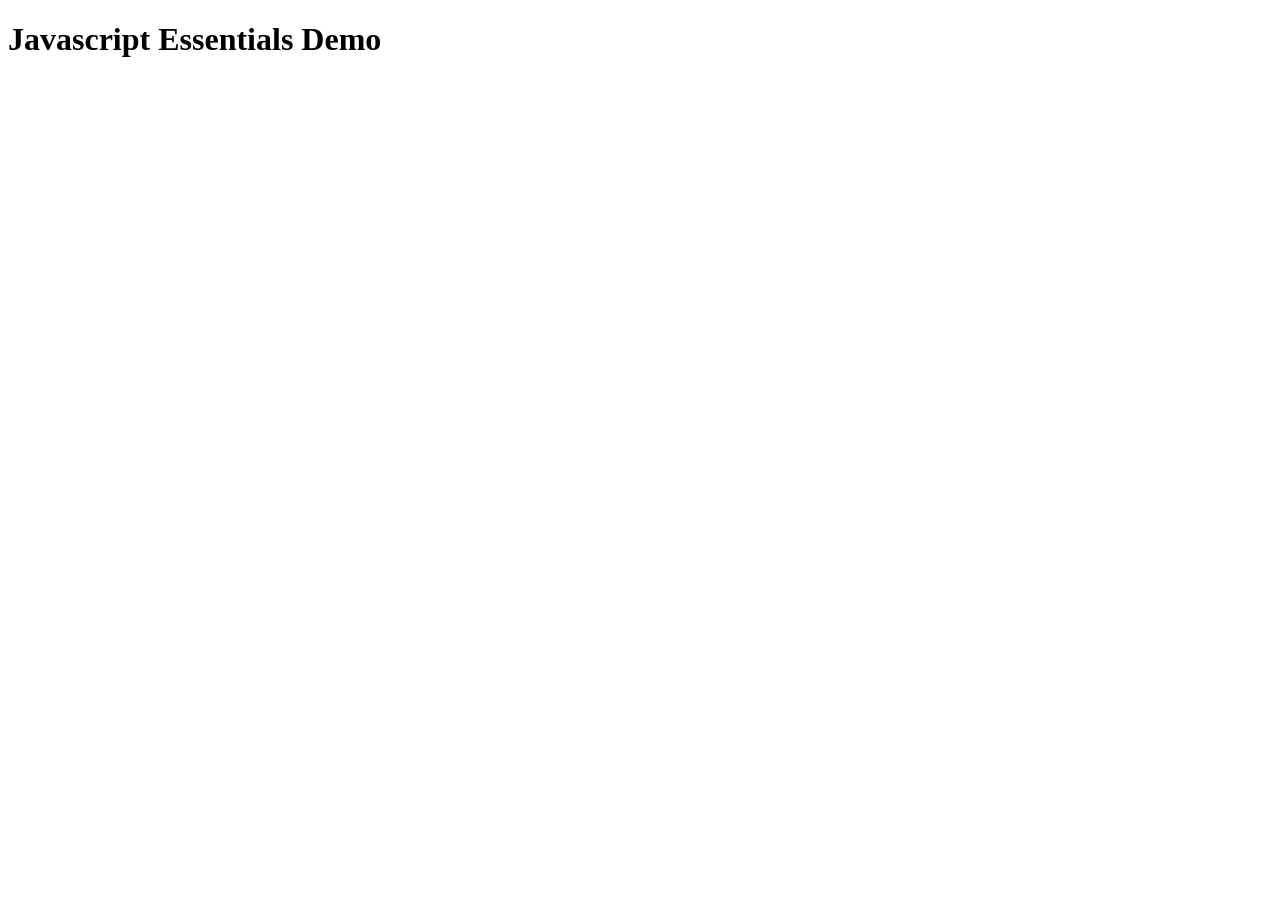
<file: index1.html>
<!DOCTYPE html>
<html lang="en">
<head>
    <meta charset="UTF-8">
    <meta name="viewport" content="width=device-width, initial-scale=1.0">
    <title>Javascript Essentials</title>
</head>
<body>
    <h1>Javascript Essentials Demo</h1>
    <script>
        console.log("====variable====");
        let studentName ="fathma";
        let  age =24;
        const college="MRU";
        console.log(studentName);
        console.log(age);
        console.log(college);
        studentName="Raj";
        console.log(studentName);
        console.log(""====Operators====);
        
    </script>
</body>
</html>
</file>
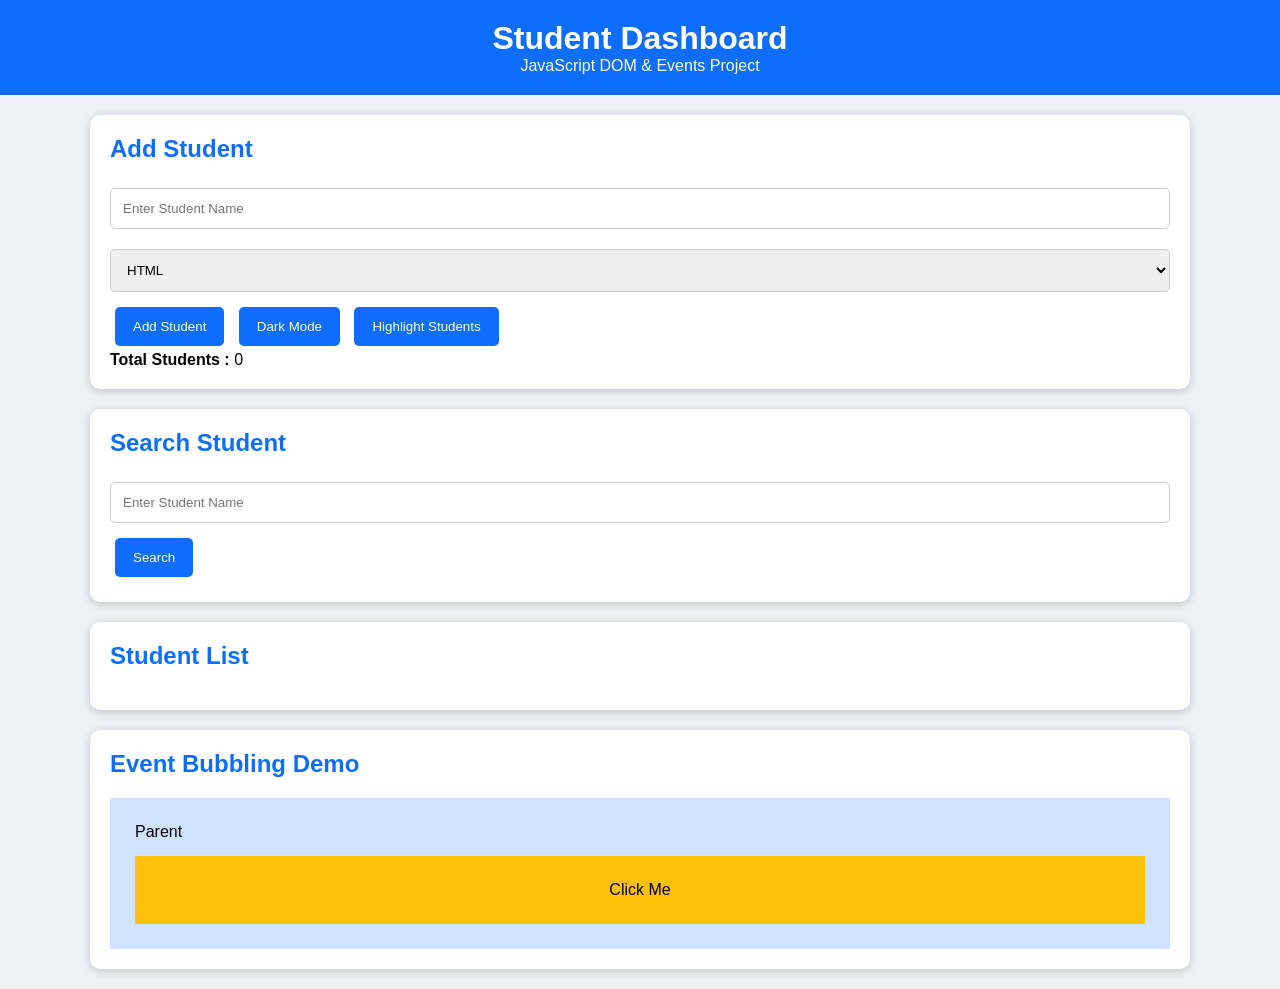
<file: java2.html>
<!DOCTYPE html>
<html lang="en">
<head>

<meta charset="UTF-8">
<meta name="viewport" content="width=device-width, initial-scale=1.0">

<title>Student Dashboard</title>

<style>

*{
margin:0;
padding:0;
box-sizing:border-box;
font-family:Arial,sans-serif;
}

body{
background:#eef2f7;
}

header{
background:#0d6efd;
color:white;
padding:20px;
text-align:center;
}

.container{
width:90%;
max-width:1100px;
margin:20px auto;
}

.card{

background:white;

padding:20px;

margin-bottom:20px;

border-radius:10px;

box-shadow:0 2px 10px rgba(0,0,0,0.2);

}

h2{

margin-bottom:15px;

color:#0d6efd;

}

input,select{

width:100%;

padding:12px;

margin:10px 0;

border:1px solid #ccc;

border-radius:5px;

}

button{

padding:12px 18px;

background:#0d6efd;

color:white;

border:none;

border-radius:5px;

cursor:pointer;

margin:5px;

}

button:hover{

background:#084298;

}

.student{

background:#f8f9fa;

padding:15px;

margin-top:10px;

border-left:5px solid #0d6efd;

border-radius:5px;

}

.student h3{

margin-bottom:10px;

}

#studentList{

margin-top:20px;

}

.dark{

background:#222;

color:white;

}

.dark .card{

background:#333;

color:white;

}

.dark input,

.dark select{

background:#555;

color:white;

border:none;

}

.highlight{

background:#d4edda!important;

border-left:5px solid green;

}

.parent{

background:#cfe2ff;

padding:25px;

margin-top:20px;

}

.child{

background:#ffc107;

padding:25px;

margin-top:15px;

text-align:center;

cursor:pointer;

}

</style>

</head>

<body>

<header>

<h1 id="title">

Student Dashboard

</h1>

<p>

JavaScript DOM & Events Project

</p>

</header>

<div class="container">

<div class="card">

<h2>Add Student</h2>

<input
type="text"
id="name"
placeholder="Enter Student Name">

<select id="course">

<option>HTML</option>

<option>CSS</option>

<option>JavaScript</option>

<option>Java</option>

<option>Python</option>

</select>

<button id="addBtn">

Add Student

</button>

<button onclick="toggleTheme()">

Dark Mode

</button>

<button onclick="highlightStudents()">

Highlight Students

</button>

<p>

<b>Total Students :</b>

<span id="count">

0

</span>

</p>

</div>

<div class="card">

<h2>Search Student</h2>

<input
type="text"
id="search"
placeholder="Enter Student Name">

<button onclick="searchStudent()">

Search

</button>

<p id="searchResult">

</p>

</div>

<div class="card">

<h2>Student List</h2>

<div id="studentList">

</div>

</div>

<div class="card">

<h2>Event Bubbling Demo</h2>

<div
class="parent"
id="parent">

Parent

<div
class="child"
id="child">

Click Me

</div>

</div>

</div>

<script>

// ============================
// JavaScript DOM & Events
// ============================

// Array to store students
let students = [];

// getElementById() + addEventListener()
let addButton = document.getElementById("addBtn");

addButton.addEventListener("click", addStudent);

// ============================
// Add Student
// ============================

function addStudent(){

    let name = document.getElementById("name").value.trim();

    let course = document.getElementById("course").value;

    if(name==""){

        alert("Please Enter Student Name");

        return;

    }

    // Object
    let student = {

        name:name,

        course:course

    };

    // Array
    students.push(student);

    displayStudents();

    document.getElementById("name").value="";

}

// ============================
// Display Students
// ============================

function displayStudents(){

    let output="";

    students.forEach(function(student,index){

        output += `

        <div class="student">

        <h3>${student.name}</h3>

        <p><b>Course :</b> ${student.course}</p>

        <button onclick="deleteStudent(${index})">

        Delete

        </button>

        </div>

        `;

    });

    document.getElementById("studentList").innerHTML = output;

    document.getElementById("count").innerHTML = students.length;

    document.querySelector("#title").innerHTML =
    "Student Dashboard ("+students.length+")";

}

// ============================
// Delete Student
// ============================

function deleteStudent(index){

    students.splice(index,1);

    displayStudents();

}

// ============================
// Search Student
// ============================

function searchStudent(){

    let searchName =
    document.getElementById("search").value.toLowerCase();

    let result =
    students.find(function(student){

        return student.name.toLowerCase()==searchName;

    });

    if(result){

        document.getElementById("searchResult").innerHTML=

        "Student Found : "+result.name+
        " ("+result.course+")";

    }

    else{

        document.getElementById("searchResult").innerHTML=

        "Student Not Found";

    }

}

// ============================
// Dark Mode
// ============================

function toggleTheme(){

    document.body.classList.toggle("dark");

}

// ============================
// Highlight Student Cards
// ============================

function highlightStudents(){

    let cards = document.querySelectorAll(".student");

    cards.forEach(function(card){

        card.classList.toggle("highlight");

    });

}
// ============================
// getElementsByClassName()
// ============================

function changeStudentColor(){

    let cards = document.getElementsByClassName("student");

    for(let i=0; i<cards.length; i++){

        cards[i].style.background = "#d1e7dd";
        cards[i].style.borderLeft = "5px solid green";

    }

}

// ============================
// getElementsByTagName()
// ============================

function changeParagraphColor(){

    let paragraphs = document.getElementsByTagName("p");

    for(let i=0; i<paragraphs.length; i++){

        paragraphs[i].style.color = "blue";

    }

}

// ============================
// createElement() Example
// ============================

function createMessage(){

    let message = document.createElement("h3");

    message.innerHTML = "Welcome to JavaScript DOM!";

    document.body.appendChild(message);

}

// ============================
// remove() Example
// ============================

function removeLastStudent(){

    let cards = document.querySelectorAll(".student");

    if(cards.length > 0){

        cards[cards.length-1].remove();

    }

}

// ============================
// Event Bubbling
// ============================

document.getElementById("parent")

.addEventListener("click",function(){

    alert("Parent Div Clicked");

});

document.getElementById("child")

.addEventListener("click",function(){

    alert("Child Div Clicked");

    // Uncomment the next line to stop bubbling
    // event.stopPropagation();

});

</script>

</body>
</html>
</file>
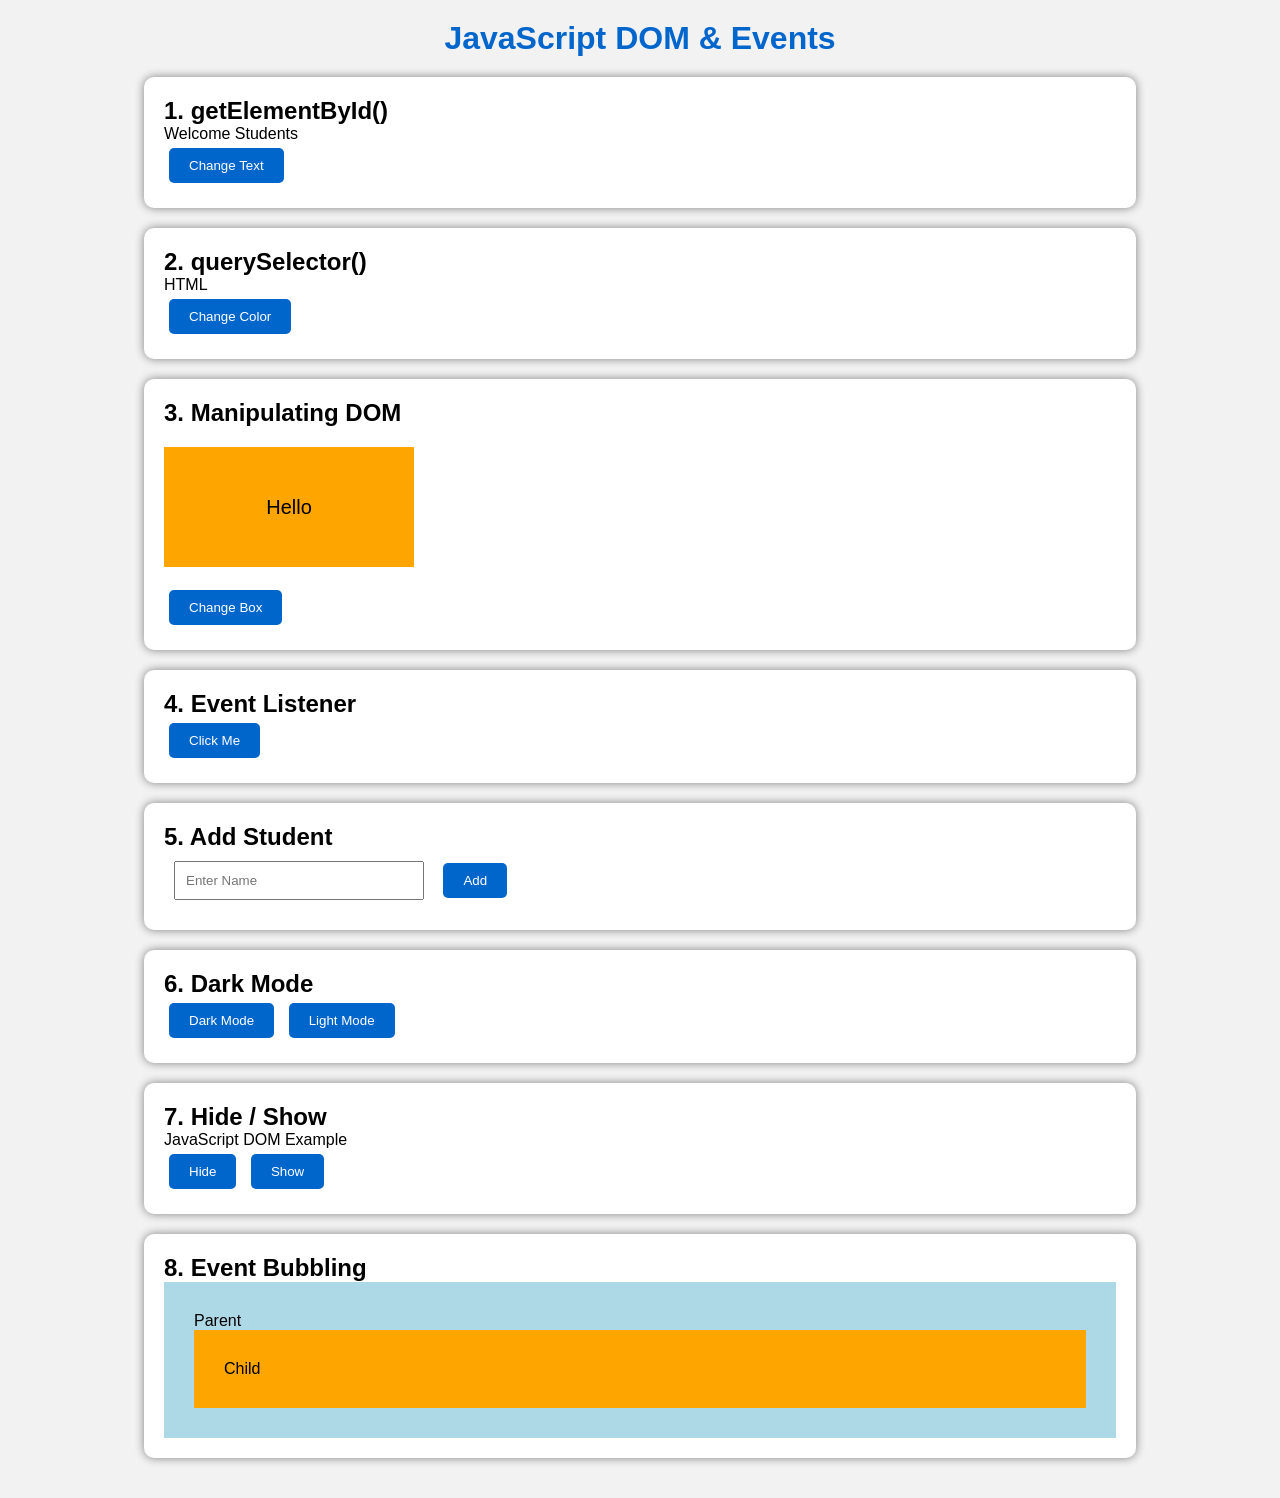
<file: java3.html>
<!DOCTYPE html>
<html lang="en">
<head>
<meta charset="UTF-8">
<meta name="viewport" content="width=device-width, initial-scale=1.0">
<title>JavaScript DOM & Events</title>

<style>

*{
margin:0;
padding:0;
box-sizing:border-box;
font-family:Arial;
}

body{
background:#f2f2f2;
padding:20px;
}

h1{
text-align:center;
margin-bottom:20px;
color:#0066cc;
}

.container{
width:80%;
margin:auto;
}

.section{
background:white;
padding:20px;
margin-bottom:20px;
border-radius:10px;
box-shadow:0px 0px 10px gray;
}

button{

padding:10px 20px;

margin:5px;

background:#0066cc;

color:white;

border:none;

cursor:pointer;

border-radius:5px;

}

button:hover{

background:green;

}

input{

padding:10px;

width:250px;

margin:10px;

}

.box{

width:250px;

height:120px;

background:orange;

display:flex;

justify-content:center;

align-items:center;

font-size:20px;

margin-top:20px;

}

.dark{

background:black;

color:white;

}

.student{

background:#dff0ff;

padding:10px;

margin:10px;

border-radius:5px;

}

.parent{

padding:30px;

background:lightblue;

}

.child{

padding:30px;

background:orange;

}

</style>

</head>

<body>

<h1 id="title">JavaScript DOM & Events</h1>

<div class="container">

<div class="section">

<h2>1. getElementById()</h2>

<p id="demo">
Welcome Students
</p>

<button onclick="changeText()">
Change Text
</button>

</div>

<div class="section">

<h2>2. querySelector()</h2>

<p class="course">
HTML
</p>

<button onclick="changeColor()">
Change Color
</button>

</div>

<div class="section">

<h2>3. Manipulating DOM</h2>

<div class="box" id="box">

Hello

</div>

<br>

<button onclick="changeBox()">
Change Box
</button>

</div>

<div class="section">

<h2>4. Event Listener</h2>

<button id="clickBtn">

Click Me

</button>

<p id="message"></p>

</div>

<div class="section">

<h2>5. Add Student</h2>

<input
type="text"
id="studentName"
placeholder="Enter Name">

<button onclick="addStudent()">

Add

</button>

<div id="studentList">

</div>

</div>

<div class="section">

<h2>6. Dark Mode</h2>

<button onclick="darkMode()">

Dark Mode

</button>

<button onclick="lightMode()">

Light Mode

</button>

</div>

<div class="section">

<h2>7. Hide / Show</h2>

<p id="hideText">

JavaScript DOM Example

</p>

<button onclick="hideText()">

Hide

</button>

<button onclick="showText()">

Show

</button>

</div>

<div class="section">

<h2>8. Event Bubbling</h2>

<div class="parent" id="parent">

Parent

<div class="child" id="child">

Child

</div>

</div>

</div>

<script>

/* ==========================================
   1. getElementById()
========================================== */

function changeText(){

document.getElementById("demo").innerHTML="Welcome JavaScript Students";

}


/* ==========================================
   2. querySelector()
========================================== */

function changeColor(){

document.querySelector(".course").style.color="red";

document.querySelector(".course").style.fontSize="30px";

}


/* ==========================================
   3. DOM Manipulation
========================================== */

function changeBox(){

let box=document.getElementById("box");

box.innerHTML="DOM Changed";

box.style.background="green";

box.style.color="white";

box.style.borderRadius="20px";

}


/* ==========================================
   4. Event Listener
========================================== */

let button=document.getElementById("clickBtn");

button.addEventListener("click",function(){

document.getElementById("message").innerHTML="Button Clicked Successfully";

});


/* ==========================================
   5. Add Student
========================================== */

let students=[];

function addStudent(){

let name=document.getElementById("studentName").value;

if(name==""){

alert("Enter Student Name");

return;

}

students.push(name);

displayStudents();

document.getElementById("studentName").value="";

}


function displayStudents(){

let output="";

students.forEach(function(student,index){

output+=`

<div class="student">

<h3>Student ${index+1}</h3>

<p>${student}</p>

</div>

`;

});

document.getElementById("studentList").innerHTML=output;

}


/* ==========================================
   6. Dark Mode
========================================== */

function darkMode(){

document.body.classList.add("dark");

}

function lightMode(){

document.body.classList.remove("dark");

}


/* ==========================================
   7. Hide & Show
========================================== */

function hideText(){

document.getElementById("hideText").style.display="none";

}

function showText(){

document.getElementById("hideText").style.display="block";

}
/* ==========================================
   8. getElementsByClassName()
========================================== */

function changeAllCourses(){

let courses = document.getElementsByClassName("course");

for(let i=0;i<courses.length;i++){

courses[i].style.color="blue";
courses[i].style.fontSize="30px";

}

}


/* ==========================================
   9. getElementsByTagName()
========================================== */

function changeParagraphs(){

let paragraphs = document.getElementsByTagName("p");

for(let i=0;i<paragraphs.length;i++){

paragraphs[i].style.background="yellow";

}

}


/* ==========================================
   10. querySelectorAll()
========================================== */

function changeStudents(){

let studentCards = document.querySelectorAll(".student");

studentCards.forEach(function(card){

card.style.background="lightgreen";

card.style.border="2px solid green";

});

}


/* ==========================================
   11. Event Bubbling
========================================== */

document.getElementById("parent")

.addEventListener("click",function(){

alert("Parent Clicked");

});

document.getElementById("child")

.addEventListener("click",function(){

alert("Child Clicked");

});


</script>

</body>

</html>
</file>
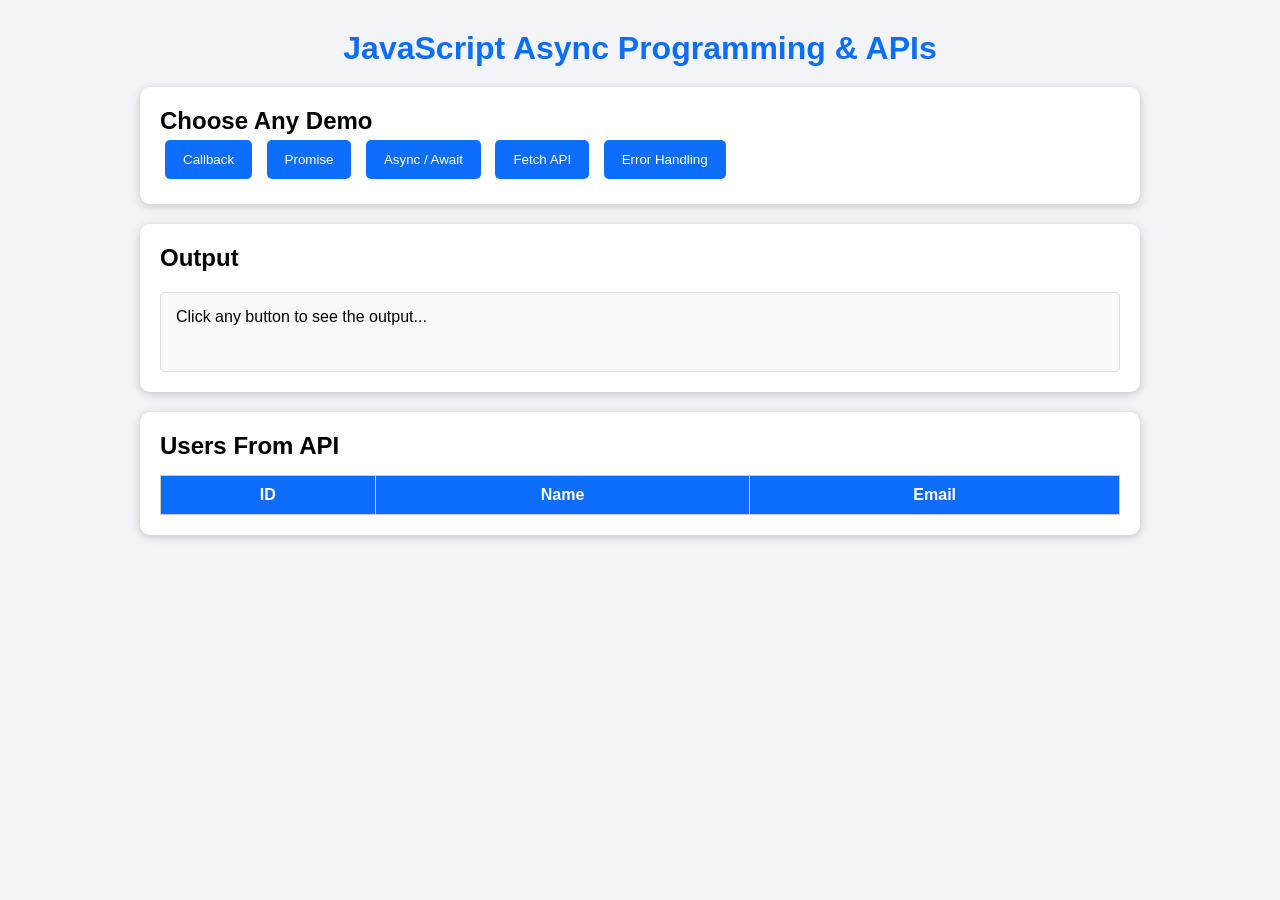
<file: registerstudent.html>
<!DOCTYPE html>
<html lang="en">
<head>

<meta charset="UTF-8">
<meta name="viewport" content="width=device-width, initial-scale=1.0">

<title>JavaScript Async Programming & APIs</title>

<style>

*{
margin:0;
padding:0;
box-sizing:border-box;
font-family:Arial, sans-serif;
}

body{
background:#f2f4f8;
padding:30px;
}

.container{
width:90%;
max-width:1000px;
margin:auto;
}

h1{
text-align:center;
color:#0d6efd;
margin-bottom:20px;
}

.card{

background:white;

padding:20px;

margin-bottom:20px;

border-radius:10px;

box-shadow:0 2px 10px rgba(0,0,0,0.2);

}

button{

padding:12px 18px;

background:#0d6efd;

color:white;

border:none;

border-radius:5px;

cursor:pointer;

margin:5px;

}

button:hover{

background:#084298;

}

#output{

margin-top:20px;

padding:15px;

background:#f8f9fa;

border:1px solid #ddd;

border-radius:5px;

min-height:80px;

}

table{

width:100%;

border-collapse:collapse;

margin-top:15px;

}

table,th,td{

border:1px solid #ccc;

}

th{

background:#0d6efd;

color:white;

padding:10px;

}

td{

padding:10px;

text-align:center;

}

.loading{

color:green;

font-weight:bold;

}

.error{

color:red;

font-weight:bold;

}

.success{

color:green;

font-weight:bold;

}

</style>

</head>

<body>

<div class="container">

<h1>JavaScript Async Programming & APIs</h1>

<div class="card">

<h2>Choose Any Demo</h2>

<button onclick="callbackDemo()">

Callback

</button>

<button onclick="promiseDemo()">

Promise

</button>

<button onclick="asyncDemo()">

Async / Await

</button>

<button onclick="fetchUsers()">

Fetch API

</button>

<button onclick="errorDemo()">

Error Handling

</button>

</div>

<div class="card">

<h2>Output</h2>

<div id="output">

Click any button to see the output...

</div>

</div>

<div class="card">

<h2>Users From API</h2>

<table>

<thead>

<tr>

<th>ID</th>

<th>Name</th>

<th>Email</th>

</tr>

</thead>

<tbody id="tableBody">

</tbody>

</table>

</div>

</div>

<script>

// ==========================================
// Output Box
// ==========================================

let output = document.getElementById("output");

// ==========================================
// 1. CALLBACK
// ==========================================

function greet(name, callback){

    output.innerHTML = "<p class='loading'>Loading...</p>";

    setTimeout(function(){

        callback("Hello " + name + "! Welcome to JavaScript.");

    },2000);

}

function callbackDemo(){

    greet("Muskan", function(message){

        output.innerHTML = "<p class='success'>" + message + "</p>";

    });

}

// ==========================================
// 2. PROMISE
// ==========================================

function registerStudent(){

    return new Promise(function(resolve,reject){

        output.innerHTML = "<p class='loading'>Registering Student...</p>";

        let success = true;

        setTimeout(function(){

            if(success){

                resolve("Student Registration Successful ✅");

            }

            else{

                reject("Student Registration Failed ❌");

            }

        },2000);

    });

}

function promiseDemo(){

    registerStudent()

    .then(function(result){

        output.innerHTML = "<p class='success'>" + result + "</p>";

    })

    .catch(function(error){

        output.innerHTML = "<p class='error'>" + error + "</p>";

    });

}

// ==========================================
// 3. ASYNC / AWAIT
// ==========================================

async function asyncDemo(){

    output.innerHTML = "<p class='loading'>Loading Student Data...</p>";

    try{

        let result = await registerStudent();

        output.innerHTML = "<p class='success'>" + result + "</p>";

    }

    catch(error){

        output.innerHTML = "<p class='error'>" + error + "</p>";

    }

}
// ==========================================
// 4. FETCH API + JSON
// ==========================================

async function fetchUsers(){

    output.innerHTML = "<p class='loading'>Fetching Users...</p>";

    try{

        // Step 1: Request data from API
        let response = await fetch("https://jsonplaceholder.typicode.com/users");

        // Step 2: Convert JSON response to JavaScript object
        let users = await response.json();

        // Step 3: Clear old table data
        document.getElementById("tableBody").innerHTML = "";

        // Step 4: Display users in the table
        users.forEach(function(user){

            let row = `
            <tr>
                <td>${user.id}</td>
                <td>${user.name}</td>
                <td>${user.email}</td>
            </tr>
            `;

            document.getElementById("tableBody").innerHTML += row;

        });

        output.innerHTML = "<p class='success'>Users Loaded Successfully ✅</p>";

    }

    catch(error){

        output.innerHTML = "<p class='error'>"+error+"</p>";

    }

}


// ==========================================
// 5. ERROR HANDLING
// ==========================================

async function errorDemo(){

    output.innerHTML = "<p class='loading'>Checking Error Handling...</p>";

    try{

        // Wrong API URL to generate an error
        let response = await fetch("https://jsonplaceholder.typicode.com/abc");

        if(!response.ok){

            throw new Error("404 Page Not Found");

        }

    }

    catch(error){

        output.innerHTML =

        "<p class='error'>"+error.message+"</p>";

    }

}

</script>

</body>
</html>
</file>
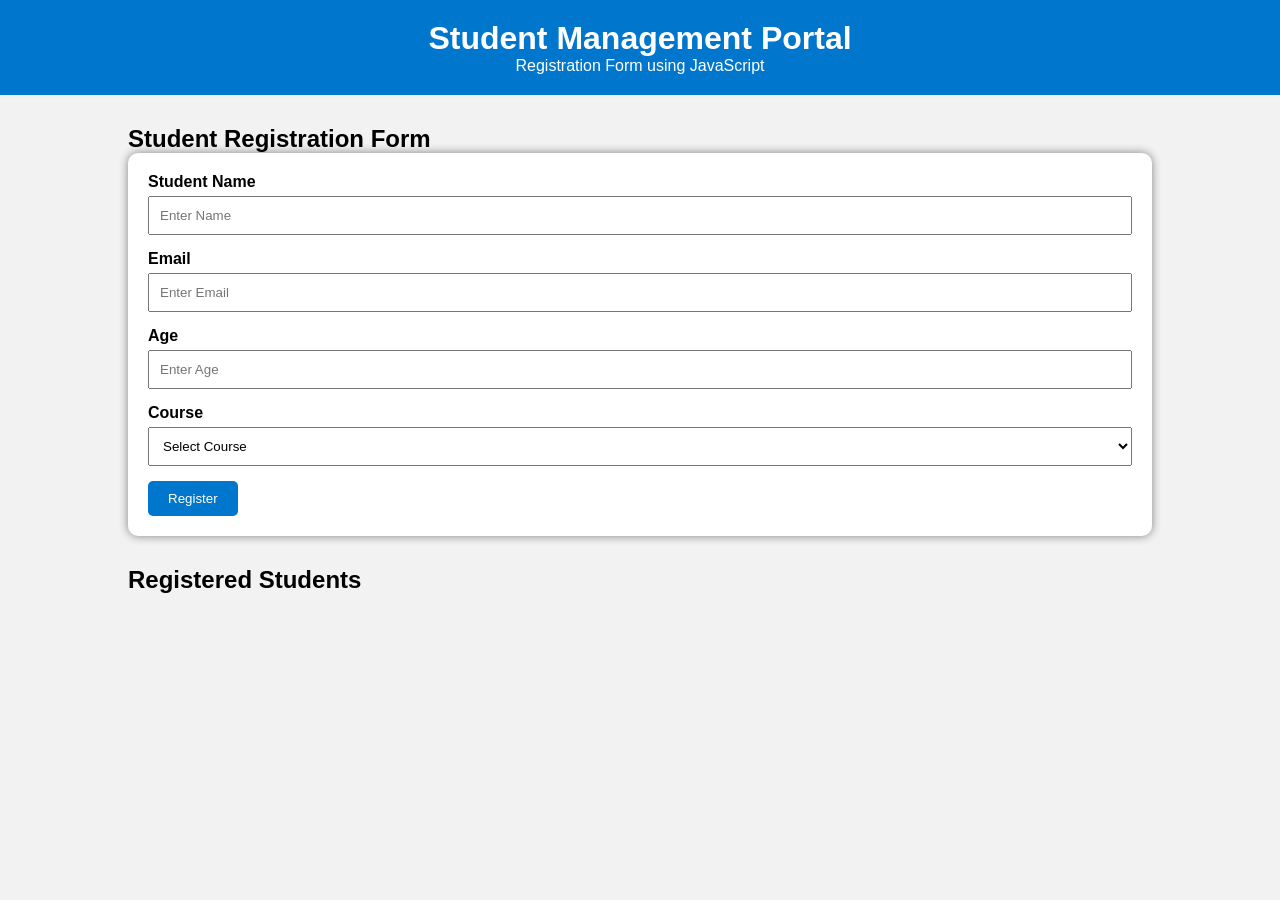
<file: registration.html>
<!DOCTYPE html>
<html lang="en">
<head>
<meta charset="UTF-8">
<meta name="viewport" content="width=device-width, initial-scale=1.0">
<title>Student Registration Portal</title>

<style>

*{
    margin:0;
    padding:0;
    box-sizing:border-box;
}

body{
    font-family:Arial, sans-serif;
    background:#f2f2f2;
}

header{
    background:#0077cc;
    color:white;
    text-align:center;
    padding:20px;
}

.container{
    width:80%;
    margin:30px auto;
}

form{
    background:white;
    padding:20px;
    border-radius:10px;
    box-shadow:0px 0px 10px gray;
}

label{
    font-weight:bold;
}

input,select{
    width:100%;
    padding:10px;
    margin-top:5px;
    margin-bottom:15px;
}

button{
    background:#0077cc;
    color:white;
    border:none;
    padding:10px 20px;
    cursor:pointer;
    border-radius:5px;
}

button:hover{
    background:green;
}

#studentList{
    margin-top:30px;
}

.card{
    background:white;
    padding:15px;
    margin-bottom:15px;
    border-radius:10px;
    box-shadow:0px 0px 10px gray;
}

.card h3{
    color:#0077cc;
    margin-bottom:10px;
}

</style>

</head>

<body>

<header>

<h1>Student Management Portal</h1>

<p>Registration Form using JavaScript</p>

</header>

<div class="container">

<h2>Student Registration Form</h2>

<form id="studentForm">

<label>Student Name</label>

<input type="text" id="name" placeholder="Enter Name">

<label>Email</label>

<input type="email" id="email" placeholder="Enter Email">

<label>Age</label>

<input type="number" id="age" placeholder="Enter Age">

<label>Course</label>

<select id="course">

<option value="">Select Course</option>

<option>HTML</option>

<option>CSS</option>

<option>JavaScript</option>

<option>Java</option>

<option>Python</option>

</select>

<button type="button" onclick="registerStudent()">

Register

</button>

</form>

<h2 style="margin-top:30px;">Registered Students</h2>

<div id="studentList"></div>

</div>

<script>

// Array to store students

let students = [];

function registerStudent(){

    let name = document.getElementById("name").value;

    let email = document.getElementById("email").value;

    let age = document.getElementById("age").value;

    let course = document.getElementById("course").value;

    if(name=="" || email=="" || age=="" || course==""){

        alert("Please fill all fields");

        return;

    }

    let student={

        name:name,

        email:email,

        age:age,

        course:course

    };

    students.push(student);

    displayStudents();

    document.getElementById("studentForm").reset();

}

function displayStudents(){

    let output="";

    students.forEach(function(student,index){

        output += `

        <div class="card">

        <h3>Student ${index+1}</h3>

        <p><strong>Name:</strong> ${student.name}</p>

        <p><strong>Email:</strong> ${student.email}</p>

        <p><strong>Age:</strong> ${student.age}</p>

        <p><strong>Course:</strong> ${student.course}</p>

        </div>

        `;

    });

    document.getElementById("studentList").innerHTML = output;

}

</script>

</body>
</html>
</file>
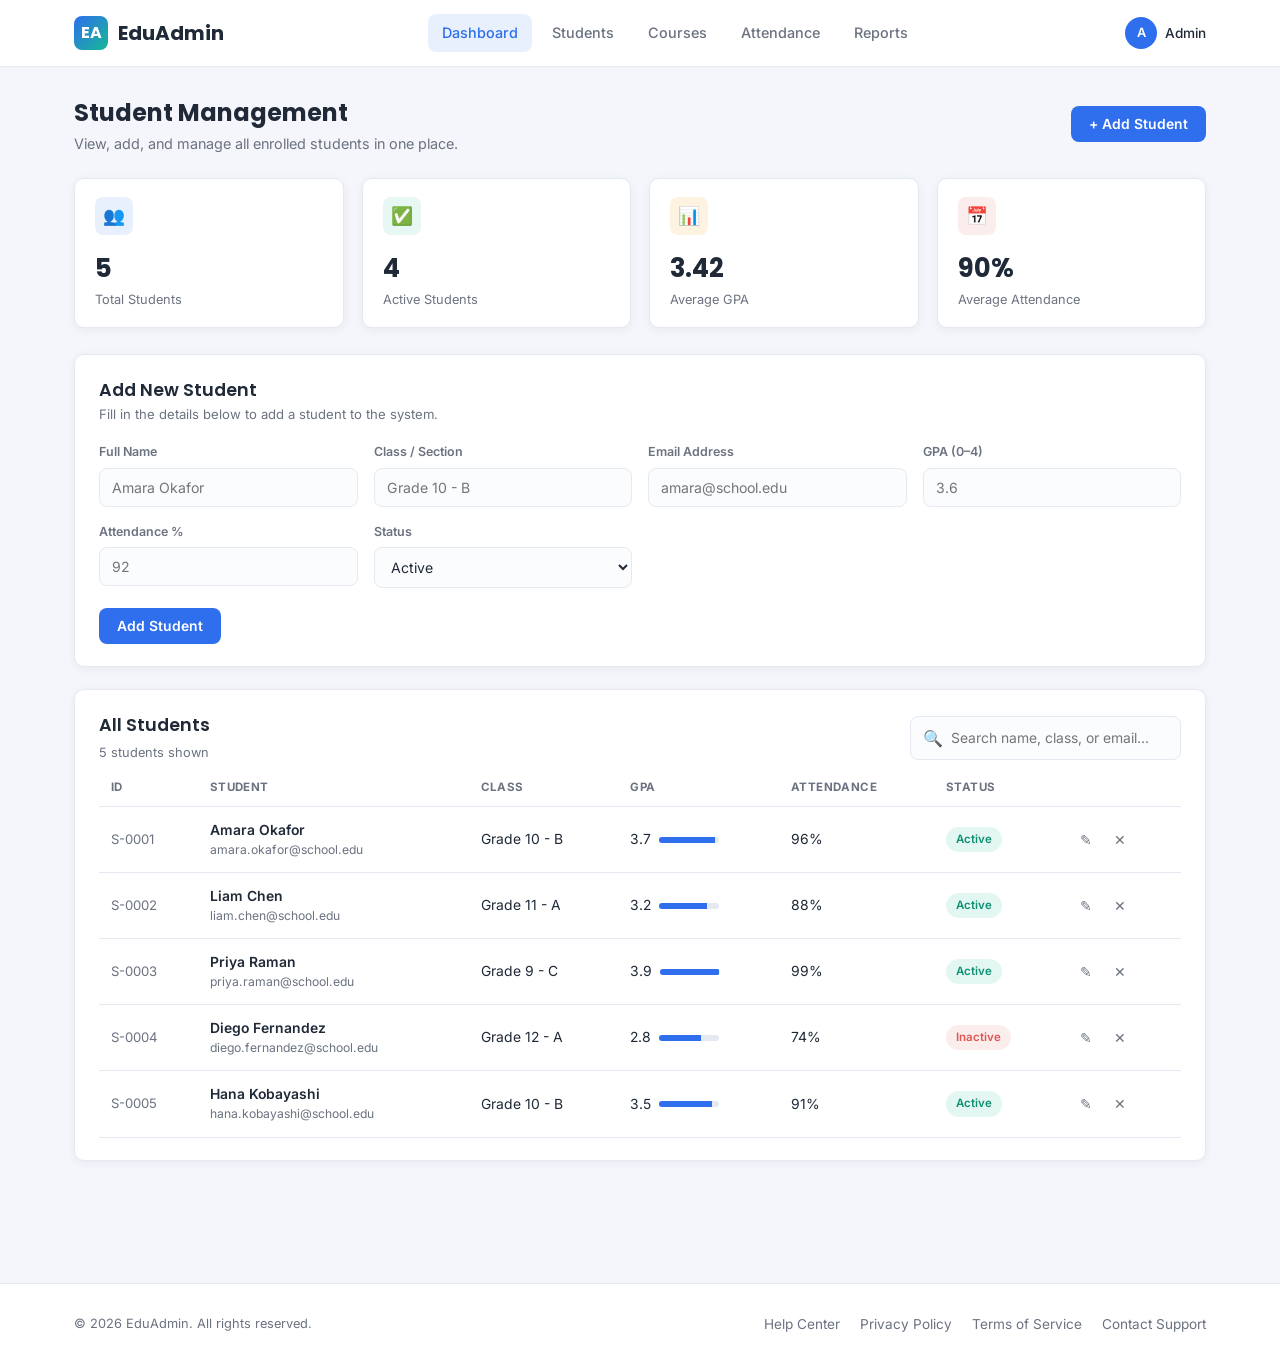
<file: something.html>
<!DOCTYPE html>
<html lang="en">
<head>
<meta charset="UTF-8">
<meta name="viewport" content="width=device-width, initial-scale=1.0">
<title>EduAdmin — Student Management Portal</title>
<link rel="preconnect" href="https://fonts.googleapis.com">
<link href="https://fonts.googleapis.com/css2?family=Poppins:wght@500;600;700&family=Inter:wght@400;500;600&display=swap" rel="stylesheet">
<style>
  :root{
    --primary: #2f6fed;
    --primary-dark: #1f4fc4;
    --accent: #17b897;
    --bg: #f4f6fb;
    --card: #ffffff;
    --text: #1f2937;
    --text-muted: #6b7280;
    --border: #e5e9f2;
    --danger: #e0554f;
    --radius: 10px;
    --shadow: 0 2px 10px rgba(31, 41, 55, 0.06);
  }

  *{ box-sizing: border-box; margin:0; padding:0; }

  body{
    font-family: 'Inter', sans-serif;
    background: var(--bg);
    color: var(--text);
    line-height: 1.5;
  }

  h1, h2, h3, .brand{
    font-family: 'Poppins', sans-serif;
  }

  a{ text-decoration:none; color:inherit; }

  /* ---------------- HEADER ---------------- */
  header.site-header{
    background: var(--card);
    border-bottom: 1px solid var(--border);
    position: sticky;
    top: 0;
    z-index: 100;
  }
  .header-inner{
    max-width: 1180px;
    margin: 0 auto;
    padding: 14px 24px;
    display: flex;
    align-items: center;
    justify-content: space-between;
    gap: 20px;
    flex-wrap: wrap;
  }
  .brand{
    display: flex;
    align-items: center;
    gap: 10px;
    font-size: 1.25rem;
    font-weight: 700;
    color: var(--text);
  }
  .brand .logo-mark{
    width: 34px;
    height: 34px;
    border-radius: 8px;
    background: linear-gradient(135deg, var(--primary), var(--accent));
    display: flex;
    align-items: center;
    justify-content: center;
    color: #fff;
    font-size: 1rem;
    font-weight: 700;
  }
  nav.main-nav{
    display: flex;
    gap: 6px;
  }
  nav.main-nav a{
    padding: 8px 14px;
    border-radius: 8px;
    font-size: 0.9rem;
    font-weight: 500;
    color: var(--text-muted);
  }
  nav.main-nav a.active{
    background: rgba(47, 111, 237, 0.1);
    color: var(--primary);
  }
  nav.main-nav a:hover{ color: var(--primary); }
  .header-actions{
    display: flex;
    align-items: center;
    gap: 14px;
  }
  .user-chip{
    display: flex;
    align-items: center;
    gap: 8px;
    font-size: 0.85rem;
    font-weight: 500;
  }
  .user-avatar{
    width: 32px;
    height: 32px;
    border-radius: 50%;
    background: var(--primary);
    color: #fff;
    display: flex;
    align-items: center;
    justify-content: center;
    font-size: 0.8rem;
    font-weight: 600;
  }

  /* ---------------- LAYOUT ---------------- */
  .page-wrap{
    max-width: 1180px;
    margin: 0 auto;
    padding: 28px 24px 60px;
  }

  .page-title-row{
    display: flex;
    justify-content: space-between;
    align-items: center;
    flex-wrap: wrap;
    gap: 12px;
    margin-bottom: 24px;
  }
  .page-title-row h1{
    font-size: 1.5rem;
    font-weight: 700;
  }
  .page-title-row p{
    color: var(--text-muted);
    font-size: 0.9rem;
    margin-top: 2px;
  }

  .btn{
    font-family: 'Inter', sans-serif;
    font-weight: 600;
    font-size: 0.87rem;
    padding: 10px 18px;
    border-radius: 8px;
    border: none;
    cursor: pointer;
    transition: background 0.15s ease, transform 0.1s ease;
  }
  .btn:active{ transform: translateY(1px); }
  .btn-primary{ background: var(--primary); color: #fff; }
  .btn-primary:hover{ background: var(--primary-dark); }
  .btn-outline{
    background: transparent;
    border: 1px solid var(--border);
    color: var(--text);
  }
  .btn-outline:hover{ background: #f0f2f7; }

  /* ---------------- STATS ---------------- */
  .stats-grid{
    display: grid;
    grid-template-columns: repeat(4, 1fr);
    gap: 18px;
    margin-bottom: 26px;
  }
  .stat-card{
    background: var(--card);
    border: 1px solid var(--border);
    border-radius: var(--radius);
    padding: 18px 20px;
    box-shadow: var(--shadow);
  }
  .stat-top{
    display: flex;
    justify-content: space-between;
    align-items: flex-start;
  }
  .stat-icon{
    width: 38px;
    height: 38px;
    border-radius: 8px;
    display: flex;
    align-items: center;
    justify-content: center;
    font-size: 1.1rem;
  }
  .stat-icon.blue{ background: rgba(47,111,237,0.1); color: var(--primary); }
  .stat-icon.green{ background: rgba(23,184,151,0.1); color: var(--accent); }
  .stat-icon.orange{ background: rgba(245,158,11,0.12); color: #d97706; }
  .stat-icon.red{ background: rgba(224,85,79,0.1); color: var(--danger); }
  .stat-value{
    font-family: 'Poppins', sans-serif;
    font-size: 1.6rem;
    font-weight: 700;
    margin-top: 14px;
  }
  .stat-label{
    font-size: 0.8rem;
    color: var(--text-muted);
    margin-top: 2px;
  }

  /* ---------------- PANEL / CARD ---------------- */
  .card{
    background: var(--card);
    border: 1px solid var(--border);
    border-radius: var(--radius);
    box-shadow: var(--shadow);
    padding: 22px 24px;
    margin-bottom: 22px;
  }
  .card-header{
    display: flex;
    justify-content: space-between;
    align-items: center;
    flex-wrap: wrap;
    gap: 12px;
    margin-bottom: 18px;
  }
  .card-header h2{
    font-size: 1.1rem;
    font-weight: 600;
  }
  .card-header p{
    font-size: 0.82rem;
    color: var(--text-muted);
    margin-top: 2px;
  }

  /* form */
  .form-grid{
    display: grid;
    grid-template-columns: repeat(4, 1fr);
    gap: 16px;
  }
  .field{ display: flex; flex-direction: column; gap: 6px; }
  .field label{
    font-size: 0.78rem;
    font-weight: 600;
    color: var(--text-muted);
  }
  .field input, .field select{
    font-family: 'Inter', sans-serif;
    font-size: 0.88rem;
    padding: 10px 12px;
    border: 1px solid var(--border);
    border-radius: 8px;
    background: #fbfcfe;
    color: var(--text);
    outline: none;
  }
  .field input:focus, .field select:focus{
    border-color: var(--primary);
    box-shadow: 0 0 0 3px rgba(47,111,237,0.12);
  }
  .form-actions{
    grid-column: 1 / -1;
    display: flex;
    gap: 10px;
    margin-top: 4px;
  }

  /* search + table head */
  .table-toolbar{
    display: flex;
    justify-content: space-between;
    align-items: center;
    flex-wrap: wrap;
    gap: 12px;
    margin-bottom: 16px;
  }
  .search-box{
    display: flex;
    align-items: center;
    gap: 8px;
    border: 1px solid var(--border);
    border-radius: 8px;
    padding: 9px 12px;
    background: #fbfcfe;
    min-width: 260px;
  }
  .search-box input{
    border: none;
    outline: none;
    background: transparent;
    font-size: 0.87rem;
    width: 100%;
    font-family: 'Inter', sans-serif;
  }
  .count-tag{
    font-size: 0.8rem;
    color: var(--text-muted);
  }

  table{ width: 100%; border-collapse: collapse; }
  thead th{
    text-align: left;
    font-size: 0.72rem;
    text-transform: uppercase;
    letter-spacing: 0.4px;
    color: var(--text-muted);
    padding: 0 12px 10px;
    border-bottom: 1px solid var(--border);
  }
  tbody td{
    padding: 13px 12px;
    font-size: 0.87rem;
    border-bottom: 1px solid var(--border);
  }
  tbody tr:hover{ background: #f8fafc; }
  .cell-id{ color: var(--text-muted); font-size: 0.82rem; }
  .cell-name{ font-weight: 600; }
  .cell-name .sub{
    display: block;
    font-size: 0.76rem;
    font-weight: 400;
    color: var(--text-muted);
  }

  .badge{
    display: inline-block;
    font-size: 0.72rem;
    font-weight: 600;
    padding: 4px 10px;
    border-radius: 999px;
  }
  .badge-active{ background: rgba(23,184,151,0.12); color: #0f8f74; }
  .badge-inactive{ background: rgba(224,85,79,0.1); color: var(--danger); }

  .gpa-wrap{ display: flex; align-items: center; gap: 8px; }
  .gpa-bar{ width: 60px; height: 6px; background: var(--border); border-radius: 4px; overflow: hidden; }
  .gpa-fill{ height: 100%; background: var(--primary); }

  .row-actions{ display: flex; gap: 6px; }
  .icon-btn{
    border: none;
    background: transparent;
    cursor: pointer;
    font-size: 0.9rem;
    padding: 6px 8px;
    border-radius: 6px;
    color: var(--text-muted);
  }
  .icon-btn:hover{ background: #eef1f7; color: var(--text); }
  .icon-btn.danger:hover{ color: var(--danger); background: rgba(224,85,79,0.08); }

  .empty-state{
    text-align: center;
    padding: 40px 10px;
    color: var(--text-muted);
    font-size: 0.87rem;
  }

  /* ---------------- FOOTER ---------------- */
  footer.site-footer{
    background: var(--card);
    border-top: 1px solid var(--border);
    margin-top: 40px;
  }
  .footer-inner{
    max-width: 1180px;
    margin: 0 auto;
    padding: 30px 24px;
    display: flex;
    justify-content: space-between;
    align-items: center;
    flex-wrap: wrap;
    gap: 16px;
  }
  .footer-links{
    display: flex;
    gap: 20px;
    flex-wrap: wrap;
  }
  .footer-links a{
    font-size: 0.85rem;
    color: var(--text-muted);
  }
  .footer-links a:hover{ color: var(--primary); }
  .footer-copy{
    font-size: 0.8rem;
    color: var(--text-muted);
  }

  /* ---------------- RESPONSIVE ---------------- */
  @media (max-width: 900px){
    .stats-grid{ grid-template-columns: repeat(2, 1fr); }
    .form-grid{ grid-template-columns: repeat(2, 1fr); }
    nav.main-nav{ order: 3; width: 100%; justify-content: flex-start; overflow-x: auto; }
    table{ display: block; overflow-x: auto; }
  }
  @media (max-width: 560px){
    .stats-grid{ grid-template-columns: 1fr; }
    .form-grid{ grid-template-columns: 1fr; }
    .footer-inner{ flex-direction: column; align-items: flex-start; }
  }

  button:focus-visible, input:focus-visible, select:focus-visible, a:focus-visible{
    outline: 2px solid var(--primary);
    outline-offset: 2px;
  }
  @media (prefers-reduced-motion: reduce){ *{ transition: none !important; } }
</style>
</head>
<body>

<!-- ================= HEADER ================= -->
<header class="site-header">
  <div class="header-inner">
    <div class="brand">
      <span class="logo-mark">EA</span>
      EduAdmin
    </div>
    <nav class="main-nav">
      <a href="#" class="active">Dashboard</a>
      <a href="#">Students</a>
      <a href="#">Courses</a>
      <a href="#">Attendance</a>
      <a href="#">Reports</a>
    </nav>
    <div class="header-actions">
      <div class="user-chip">
        <span class="user-avatar">A</span>
        <span>Admin</span>
      </div>
    </div>
  </div>
</header>

<!-- ================= MAIN ================= -->
<main class="page-wrap">

  <div class="page-title-row">
    <div>
      <h1>Student Management</h1>
      <p>View, add, and manage all enrolled students in one place.</p>
    </div>
    <button class="btn btn-primary" onclick="document.getElementById('fName').focus()">+ Add Student</button>
  </div>

  <!-- Stats -->
  <section class="stats-grid">
    <div class="stat-card">
      <div class="stat-top">
        <div class="stat-icon blue">👥</div>
      </div>
      <div class="stat-value" id="statTotal">0</div>
      <div class="stat-label">Total Students</div>
    </div>
    <div class="stat-card">
      <div class="stat-top">
        <div class="stat-icon green">✅</div>
      </div>
      <div class="stat-value" id="statActive">0</div>
      <div class="stat-label">Active Students</div>
    </div>
    <div class="stat-card">
      <div class="stat-top">
        <div class="stat-icon orange">📊</div>
      </div>
      <div class="stat-value" id="statGpa">0.0</div>
      <div class="stat-label">Average GPA</div>
    </div>
    <div class="stat-card">
      <div class="stat-top">
        <div class="stat-icon red">📅</div>
      </div>
      <div class="stat-value" id="statAttendance">0%</div>
      <div class="stat-label">Average Attendance</div>
    </div>
  </section>

  <!-- Add / Edit form -->
  <section class="card">
    <div class="card-header">
      <div>
        <h2 id="formTitle">Add New Student</h2>
        <p>Fill in the details below to add a student to the system.</p>
      </div>
    </div>
    <div class="form-grid">
      <div class="field">
        <label for="fName">Full Name</label>
        <input id="fName" type="text" placeholder="Amara Okafor">
      </div>
      <div class="field">
        <label for="fClass">Class / Section</label>
        <input id="fClass" type="text" placeholder="Grade 10 - B">
      </div>
      <div class="field">
        <label for="fEmail">Email Address</label>
        <input id="fEmail" type="email" placeholder="amara@school.edu">
      </div>
      <div class="field">
        <label for="fGpa">GPA (0–4)</label>
        <input id="fGpa" type="number" min="0" max="4" step="0.1" placeholder="3.6">
      </div>
      <div class="field">
        <label for="fAttendance">Attendance %</label>
        <input id="fAttendance" type="number" min="0" max="100" step="1" placeholder="92">
      </div>
      <div class="field">
        <label for="fStatus">Status</label>
        <select id="fStatus">
          <option value="active">Active</option>
          <option value="inactive">Inactive</option>
        </select>
      </div>
      <div class="form-actions">
        <button class="btn btn-primary" id="submitBtn" onclick="submitStudent()">Add Student</button>
        <button class="btn btn-outline" id="cancelEditBtn" onclick="cancelEdit()" style="display:none;">Cancel</button>
      </div>
    </div>
  </section>

  <!-- Student table -->
  <section class="card">
    <div class="table-toolbar">
      <div>
        <h2 style="font-size:1.1rem; font-weight:600;">All Students</h2>
        <span class="count-tag" id="countTag">0 students shown</span>
      </div>
      <div class="search-box">
        <span>🔍</span>
        <input type="text" id="searchInput" placeholder="Search name, class, or email…" oninput="renderTable()">
      </div>
    </div>

    <table>
      <thead>
        <tr>
          <th>ID</th>
          <th>Student</th>
          <th>Class</th>
          <th>GPA</th>
          <th>Attendance</th>
          <th>Status</th>
          <th></th>
        </tr>
      </thead>
      <tbody id="tableBody"></tbody>
    </table>
    <div id="emptyState" class="empty-state" style="display:none;">No students match your search.</div>
  </section>

</main>

<!-- ================= FOOTER ================= -->
<footer class="site-footer">
  <div class="footer-inner">
    <div class="footer-copy">© 2026 EduAdmin. All rights reserved.</div>
    <div class="footer-links">
      <a href="#">Help Center</a>
      <a href="#">Privacy Policy</a>
      <a href="#">Terms of Service</a>
      <a href="#">Contact Support</a>
    </div>
  </div>
</footer>

<script>
  let students = [
    { id: 'S-0001', name: 'Amara Okafor', cls: 'Grade 10 - B', email: 'amara.okafor@school.edu', gpa: 3.7, attendance: 96, status: 'active' },
    { id: 'S-0002', name: 'Liam Chen', cls: 'Grade 11 - A', email: 'liam.chen@school.edu', gpa: 3.2, attendance: 88, status: 'active' },
    { id: 'S-0003', name: 'Priya Raman', cls: 'Grade 9 - C', email: 'priya.raman@school.edu', gpa: 3.9, attendance: 99, status: 'active' },
    { id: 'S-0004', name: 'Diego Fernandez', cls: 'Grade 12 - A', email: 'diego.fernandez@school.edu', gpa: 2.8, attendance: 74, status: 'inactive' },
    { id: 'S-0005', name: 'Hana Kobayashi', cls: 'Grade 10 - B', email: 'hana.kobayashi@school.edu', gpa: 3.5, attendance: 91, status: 'active' },
  ];

  let nextIdNum = 6;
  let editingId = null;

  function formatId(n){ return 'S-' + String(n).padStart(4, '0'); }

  function renderStats(){
    const total = students.length;
    const active = students.filter(s => s.status === 'active').length;
    const avgGpa = total ? (students.reduce((s,x)=>s+Number(x.gpa),0) / total) : 0;
    const avgAtt = total ? (students.reduce((s,x)=>s+Number(x.attendance),0) / total) : 0;
    document.getElementById('statTotal').textContent = total;
    document.getElementById('statActive').textContent = active;
    document.getElementById('statGpa').textContent = avgGpa.toFixed(2);
    document.getElementById('statAttendance').textContent = Math.round(avgAtt) + '%';
  }

  function escapeHtml(str){
    const div = document.createElement('div');
    div.textContent = str;
    return div.innerHTML;
  }

  function renderTable(){
    const query = document.getElementById('searchInput').value.trim().toLowerCase();
    const body = document.getElementById('tableBody');
    const filtered = students.filter(s =>
      s.name.toLowerCase().includes(query) ||
      s.cls.toLowerCase().includes(query) ||
      s.email.toLowerCase().includes(query)
    );

    body.innerHTML = '';
    document.getElementById('countTag').textContent = filtered.length + ' student' + (filtered.length===1?'':'s') + ' shown';
    document.getElementById('emptyState').style.display = filtered.length ? 'none' : 'block';

    filtered.forEach(s => {
      const tr = document.createElement('tr');
      tr.innerHTML = `
        <td class="cell-id">${s.id}</td>
        <td class="cell-name">${escapeHtml(s.name)}<span class="sub">${escapeHtml(s.email)}</span></td>
        <td>${escapeHtml(s.cls)}</td>
        <td>
          <div class="gpa-wrap">
            <span>${Number(s.gpa).toFixed(1)}</span>
            <div class="gpa-bar"><div class="gpa-fill" style="width:${(Number(s.gpa)/4)*100}%"></div></div>
          </div>
        </td>
        <td>${s.attendance}%</td>
        <td><span class="badge ${s.status==='active'?'badge-active':'badge-inactive'}">${s.status==='active'?'Active':'Inactive'}</span></td>
        <td>
          <div class="row-actions">
            <button class="icon-btn" title="Edit" onclick="startEdit('${s.id}')">✎</button>
            <button class="icon-btn danger" title="Remove" onclick="deleteStudent('${s.id}')">✕</button>
          </div>
        </td>
      `;
      body.appendChild(tr);
    });

    renderStats();
  }

  function readForm(){
    return {
      name: document.getElementById('fName').value.trim(),
      cls: document.getElementById('fClass').value.trim(),
      email: document.getElementById('fEmail').value.trim(),
      gpa: parseFloat(document.getElementById('fGpa').value),
      attendance: parseInt(document.getElementById('fAttendance').value, 10),
      status: document.getElementById('fStatus').value,
    };
  }

  function clearForm(){
    ['fName','fClass','fEmail','fGpa','fAttendance'].forEach(id => document.getElementById(id).value = '');
    document.getElementById('fStatus').value = 'active';
  }

  function submitStudent(){
    const data = readForm();
    if(!data.name || !data.cls || !data.email){
      alert('Please fill in name, class, and email before saving.');
      return;
    }
    if(isNaN(data.gpa)) data.gpa = 0;
    if(isNaN(data.attendance)) data.attendance = 0;

    if(editingId){
      const idx = students.findIndex(s => s.id === editingId);
      if(idx > -1) students[idx] = { ...students[idx], ...data };
      cancelEdit();
    } else {
      students.push({ id: formatId(nextIdNum++), ...data });
    }
    clearForm();
    renderTable();
  }

  function startEdit(id){
    const s = students.find(x => x.id === id);
    if(!s) return;
    editingId = id;
    document.getElementById('fName').value = s.name;
    document.getElementById('fClass').value = s.cls;
    document.getElementById('fEmail').value = s.email;
    document.getElementById('fGpa').value = s.gpa;
    document.getElementById('fAttendance').value = s.attendance;
    document.getElementById('fStatus').value = s.status;
    document.getElementById('formTitle').textContent = 'Editing ' + s.name;
    document.getElementById('submitBtn').textContent = 'Save Changes';
    document.getElementById('cancelEditBtn').style.display = 'inline-block';
    window.scrollTo({ top: 0, behavior: 'smooth' });
  }

  function cancelEdit(){
    editingId = null;
    clearForm();
    document.getElementById('formTitle').textContent = 'Add New Student';
    document.getElementById('submitBtn').textContent = 'Add Student';
    document.getElementById('cancelEditBtn').style.display = 'none';
  }

  function deleteStudent(id){
    const s = students.find(x => x.id === id);
    if(!s) return;
    if(!confirm(`Remove ${s.name} from the system? This can't be undone.`)) return;
    students = students.filter(x => x.id !== id);
    if(editingId === id) cancelEdit();
    renderTable();
  }

  renderTable();
</script>

</body>
</html>
</file>
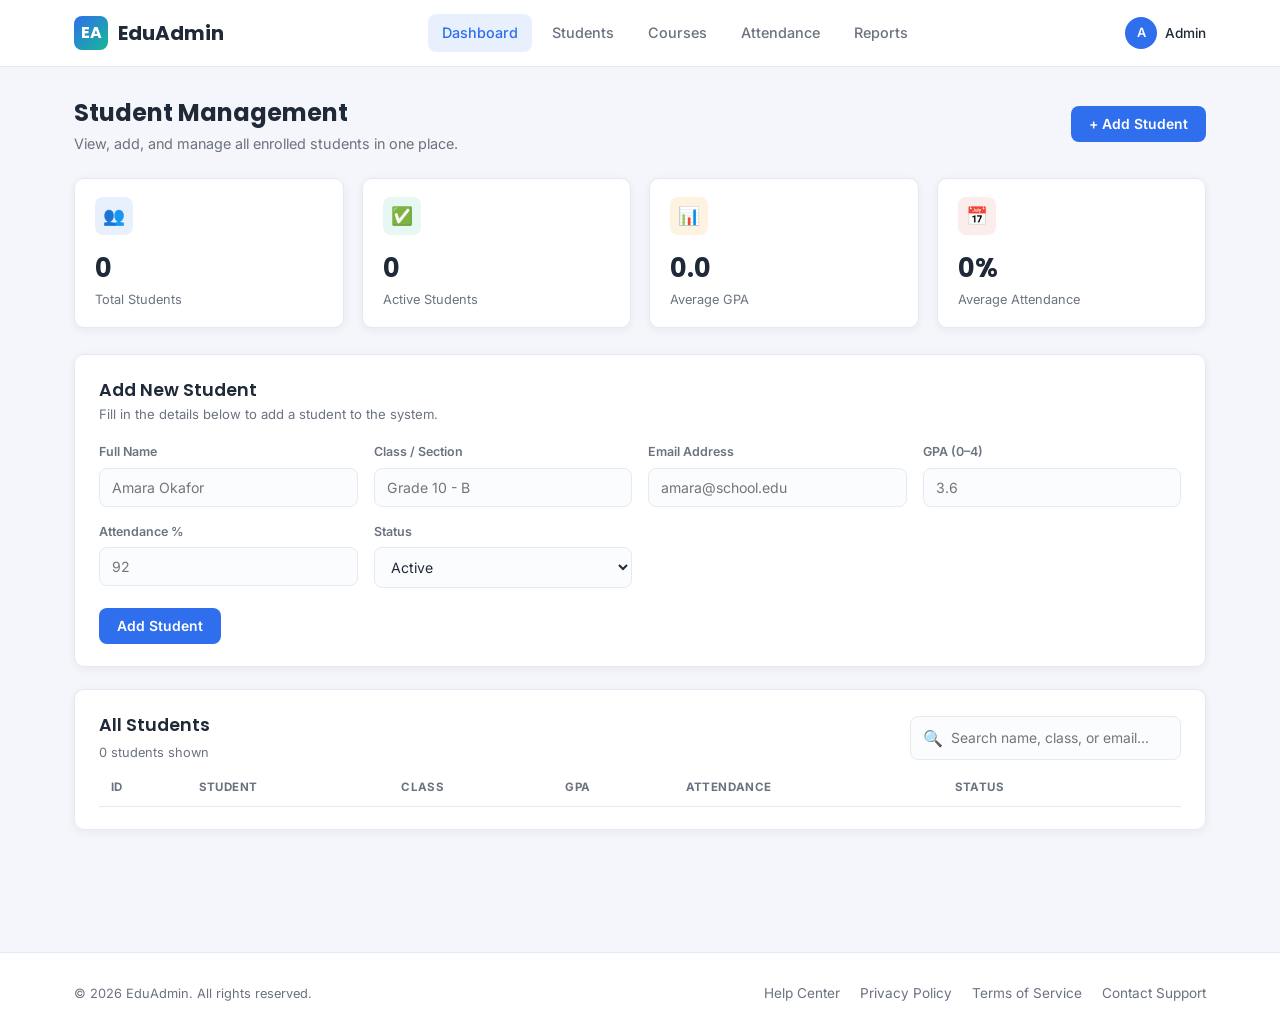
<file: studentportal.html>
<!DOCTYPE html>
<html lang="en">
<head>
<meta charset="UTF-8">
<meta name="viewport" content="width=device-width, initial-scale=1.0">
<title>EduAdmin — Student Management Portal</title>
<link rel="preconnect" href="https://fonts.googleapis.com">
<link href="https://fonts.googleapis.com/css2?family=Poppins:wght@500;600;700&family=Inter:wght@400;500;600&display=swap" rel="stylesheet">
<style>
  :root{
    --primary: #2f6fed;
    --primary-dark: #1f4fc4;
    --accent: #17b897;
    --bg: #f4f6fb;
    --card: #ffffff;
    --text: #1f2937;
    --text-muted: #6b7280;
    --border: #e5e9f2;
    --danger: #e0554f;
    --radius: 10px;
    --shadow: 0 2px 10px rgba(31, 41, 55, 0.06);
  }

  *{ box-sizing: border-box; margin:0; padding:0; }

  body{
    font-family: 'Inter', sans-serif;
    background: var(--bg);
    color: var(--text);
    line-height: 1.5;
  }

  h1, h2, h3, .brand{
    font-family: 'Poppins', sans-serif;
  }

  a{ text-decoration:none; color:inherit; }

  /* ---------------- HEADER ---------------- */
  header.site-header{
    background: var(--card);
    border-bottom: 1px solid var(--border);
    position: sticky;
    top: 0;
    z-index: 100;
  }
  .header-inner{
    max-width: 1180px;
    margin: 0 auto;
    padding: 14px 24px;
    display: flex;
    align-items: center;
    justify-content: space-between;
    gap: 20px;
    flex-wrap: wrap;
  }
  .brand{
    display: flex;
    align-items: center;
    gap: 10px;
    font-size: 1.25rem;
    font-weight: 700;
    color: var(--text);
  }
  .brand .logo-mark{
    width: 34px;
    height: 34px;
    border-radius: 8px;
    background: linear-gradient(135deg, var(--primary), var(--accent));
    display: flex;
    align-items: center;
    justify-content: center;
    color: #fff;
    font-size: 1rem;
    font-weight: 700;
  }
  nav.main-nav{
    display: flex;
    gap: 6px;
  }
  nav.main-nav a{
    padding: 8px 14px;
    border-radius: 8px;
    font-size: 0.9rem;
    font-weight: 500;
    color: var(--text-muted);
  }
  nav.main-nav a.active{
    background: rgba(47, 111, 237, 0.1);
    color: var(--primary);
  }
  nav.main-nav a:hover{ color: var(--primary); }
  .header-actions{
    display: flex;
    align-items: center;
    gap: 14px;
  }
  .user-chip{
    display: flex;
    align-items: center;
    gap: 8px;
    font-size: 0.85rem;
    font-weight: 500;
  }
  .user-avatar{
    width: 32px;
    height: 32px;
    border-radius: 50%;
    background: var(--primary);
    color: #fff;
    display: flex;
    align-items: center;
    justify-content: center;
    font-size: 0.8rem;
    font-weight: 600;
  }

  /* ---------------- LAYOUT ---------------- */
  .page-wrap{
    max-width: 1180px;
    margin: 0 auto;
    padding: 28px 24px 60px;
  }

  .page-title-row{
    display: flex;
    justify-content: space-between;
    align-items: center;
    flex-wrap: wrap;
    gap: 12px;
    margin-bottom: 24px;
  }
  .page-title-row h1{
    font-size: 1.5rem;
    font-weight: 700;
  }
  .page-title-row p{
    color: var(--text-muted);
    font-size: 0.9rem;
    margin-top: 2px;
  }

  .btn{
    font-family: 'Inter', sans-serif;
    font-weight: 600;
    font-size: 0.87rem;
    padding: 10px 18px;
    border-radius: 8px;
    border: none;
    cursor: pointer;
    transition: background 0.15s ease, transform 0.1s ease;
  }
  .btn:active{ transform: translateY(1px); }
  .btn-primary{ background: var(--primary); color: #fff; }
  .btn-primary:hover{ background: var(--primary-dark); }
  .btn-outline{
    background: transparent;
    border: 1px solid var(--border);
    color: var(--text);
  }
  .btn-outline:hover{ background: #f0f2f7; }

  /* ---------------- STATS ---------------- */
  .stats-grid{
    display: grid;
    grid-template-columns: repeat(4, 1fr);
    gap: 18px;
    margin-bottom: 26px;
  }
  .stat-card{
    background: var(--card);
    border: 1px solid var(--border);
    border-radius: var(--radius);
    padding: 18px 20px;
    box-shadow: var(--shadow);
  }
  .stat-top{
    display: flex;
    justify-content: space-between;
    align-items: flex-start;
  }
  .stat-icon{
    width: 38px;
    height: 38px;
    border-radius: 8px;
    display: flex;
    align-items: center;
    justify-content: center;
    font-size: 1.1rem;
  }
  .stat-icon.blue{ background: rgba(47,111,237,0.1); color: var(--primary); }
  .stat-icon.green{ background: rgba(23,184,151,0.1); color: var(--accent); }
  .stat-icon.orange{ background: rgba(245,158,11,0.12); color: #d97706; }
  .stat-icon.red{ background: rgba(224,85,79,0.1); color: var(--danger); }
  .stat-value{
    font-family: 'Poppins', sans-serif;
    font-size: 1.6rem;
    font-weight: 700;
    margin-top: 14px;
  }
  .stat-label{
    font-size: 0.8rem;
    color: var(--text-muted);
    margin-top: 2px;
  }

  /* ---------------- PANEL / CARD ---------------- */
  .card{
    background: var(--card);
    border: 1px solid var(--border);
    border-radius: var(--radius);
    box-shadow: var(--shadow);
    padding: 22px 24px;
    margin-bottom: 22px;
  }
  .card-header{
    display: flex;
    justify-content: space-between;
    align-items: center;
    flex-wrap: wrap;
    gap: 12px;
    margin-bottom: 18px;
  }
  .card-header h2{
    font-size: 1.1rem;
    font-weight: 600;
  }
  .card-header p{
    font-size: 0.82rem;
    color: var(--text-muted);
    margin-top: 2px;
  }

  /* form */
  .form-grid{
    display: grid;
    grid-template-columns: repeat(4, 1fr);
    gap: 16px;
  }
  .field{ display: flex; flex-direction: column; gap: 6px; }
  .field label{
    font-size: 0.78rem;
    font-weight: 600;
    color: var(--text-muted);
  }
  .field input, .field select{
    font-family: 'Inter', sans-serif;
    font-size: 0.88rem;
    padding: 10px 12px;
    border: 1px solid var(--border);
    border-radius: 8px;
    background: #fbfcfe;
    color: var(--text);
    outline: none;
  }
  .field input:focus, .field select:focus{
    border-color: var(--primary);
    box-shadow: 0 0 0 3px rgba(47,111,237,0.12);
  }
  .form-actions{
    grid-column: 1 / -1;
    display: flex;
    gap: 10px;
    margin-top: 4px;
  }

  /* search + table head */
  .table-toolbar{
    display: flex;
    justify-content: space-between;
    align-items: center;
    flex-wrap: wrap;
    gap: 12px;
    margin-bottom: 16px;
  }
  .search-box{
    display: flex;
    align-items: center;
    gap: 8px;
    border: 1px solid var(--border);
    border-radius: 8px;
    padding: 9px 12px;
    background: #fbfcfe;
    min-width: 260px;
  }
  .search-box input{
    border: none;
    outline: none;
    background: transparent;
    font-size: 0.87rem;
    width: 100%;
    font-family: 'Inter', sans-serif;
  }
  .count-tag{
    font-size: 0.8rem;
    color: var(--text-muted);
  }

  table{ width: 100%; border-collapse: collapse; }
  thead th{
    text-align: left;
    font-size: 0.72rem;
    text-transform: uppercase;
    letter-spacing: 0.4px;
    color: var(--text-muted);
    padding: 0 12px 10px;
    border-bottom: 1px solid var(--border);
  }
  tbody td{
    padding: 13px 12px;
    font-size: 0.87rem;
    border-bottom: 1px solid var(--border);
  }
  tbody tr:hover{ background: #f8fafc; }
  .cell-id{ color: var(--text-muted); font-size: 0.82rem; }
  .cell-name{ font-weight: 600; }
  .cell-name .sub{
    display: block;
    font-size: 0.76rem;
    font-weight: 400;
    color: var(--text-muted);
  }

  .badge{
    display: inline-block;
    font-size: 0.72rem;
    font-weight: 600;
    padding: 4px 10px;
    border-radius: 999px;
  }
  .badge-active{ background: rgba(23,184,151,0.12); color: #0f8f74; }
  .badge-inactive{ background: rgba(224,85,79,0.1); color: var(--danger); }

  .gpa-wrap{ display: flex; align-items: center; gap: 8px; }
  .gpa-bar{ width: 60px; height: 6px; background: var(--border); border-radius: 4px; overflow: hidden; }
  .gpa-fill{ height: 100%; background: var(--primary); }

  .row-actions{ display: flex; gap: 6px; }
  .icon-btn{
    border: none;
    background: transparent;
    cursor: pointer;
    font-size: 0.9rem;
    padding: 6px 8px;
    border-radius: 6px;
    color: var(--text-muted);
  }
  .icon-btn:hover{ background: #eef1f7; color: var(--text); }
  .icon-btn.danger:hover{ color: var(--danger); background: rgba(224,85,79,0.08); }

  .empty-state{
    text-align: center;
    padding: 40px 10px;
    color: var(--text-muted);
    font-size: 0.87rem;
  }

  /* ---------------- FOOTER ---------------- */
  footer.site-footer{
    background: var(--card);
    border-top: 1px solid var(--border);
    margin-top: 40px;
  }
  .footer-inner{
    max-width: 1180px;
    margin: 0 auto;
    padding: 30px 24px;
    display: flex;
    justify-content: space-between;
    align-items: center;
    flex-wrap: wrap;
    gap: 16px;
  }
  .footer-links{
    display: flex;
    gap: 20px;
    flex-wrap: wrap;
  }
  .footer-links a{
    font-size: 0.85rem;
    color: var(--text-muted);
  }
  .footer-links a:hover{ color: var(--primary); }
  .footer-copy{
    font-size: 0.8rem;
    color: var(--text-muted);
  }

  /* ---------------- RESPONSIVE ---------------- */
  @media (max-width: 900px){
    .stats-grid{ grid-template-columns: repeat(2, 1fr); }
    .form-grid{ grid-template-columns: repeat(2, 1fr); }
    nav.main-nav{ order: 3; width: 100%; justify-content: flex-start; overflow-x: auto; }
    table{ display: block; overflow-x: auto; }
  }
  @media (max-width: 560px){
    .stats-grid{ grid-template-columns: 1fr; }
    .form-grid{ grid-template-columns: 1fr; }
    .footer-inner{ flex-direction: column; align-items: flex-start; }
  }

  button:focus-visible, input:focus-visible, select:focus-visible, a:focus-visible{
    outline: 2px solid var(--primary);
    outline-offset: 2px;
  }
  @media (prefers-reduced-motion: reduce){ *{ transition: none !important; } }
</style>
</head>
<body>

<!-- ================= HEADER ================= -->
<header class="site-header">
  <div class="header-inner">
    <div class="brand">
      <span class="logo-mark">EA</span>
      EduAdmin
    </div>
    <nav class="main-nav">
      <a href="#" class="active">Dashboard</a>
      <a href="#">Students</a>
      <a href="#">Courses</a>
      <a href="#">Attendance</a>
      <a href="#">Reports</a>
    </nav>
    <div class="header-actions">
      <div class="user-chip">
        <span class="user-avatar">A</span>
        <span>Admin</span>
      </div>
    </div>
  </div>
</header>

<!-- ================= MAIN ================= -->
<main class="page-wrap">

  <div class="page-title-row">
    <div>
      <h1>Student Management</h1>
      <p>View, add, and manage all enrolled students in one place.</p>
    </div>
    <button class="btn btn-primary" onclick="document.getElementById('fName').focus()">+ Add Student</button>
  </div>

  <!-- Stats -->
  <section class="stats-grid">
    <div class="stat-card">
      <div class="stat-top">
        <div class="stat-icon blue">👥</div>
      </div>
      <div class="stat-value" id="statTotal">0</div>
      <div class="stat-label">Total Students</div>
    </div>
    <div class="stat-card">
      <div class="stat-top">
        <div class="stat-icon green">✅</div>
      </div>
      <div class="stat-value" id="statActive">0</div>
      <div class="stat-label">Active Students</div>
    </div>
    <div class="stat-card">
      <div class="stat-top">
        <div class="stat-icon orange">📊</div>
      </div>
      <div class="stat-value" id="statGpa">0.0</div>
      <div class="stat-label">Average GPA</div>
    </div>
    <div class="stat-card">
      <div class="stat-top">
        <div class="stat-icon red">📅</div>
      </div>
      <div class="stat-value" id="statAttendance">0%</div>
      <div class="stat-label">Average Attendance</div>
    </div>
  </section>

  <!-- Add / Edit form -->
  <section class="card">
    <div class="card-header">
      <div>
        <h2 id="formTitle">Add New Student</h2>
        <p>Fill in the details below to add a student to the system.</p>
      </div>
    </div>
    <div class="form-grid">
      <div class="field">
        <label for="fName">Full Name</label>
        <input id="fName" type="text" placeholder="Amara Okafor">
      </div>
      <div class="field">
        <label for="fClass">Class / Section</label>
        <input id="fClass" type="text" placeholder="Grade 10 - B">
      </div>
      <div class="field">
        <label for="fEmail">Email Address</label>
        <input id="fEmail" type="email" placeholder="amara@school.edu">
      </div>
      <div class="field">
        <label for="fGpa">GPA (0–4)</label>
        <input id="fGpa" type="number" min="0" max="4" step="0.1" placeholder="3.6">
      </div>
      <div class="field">
        <label for="fAttendance">Attendance %</label>
        <input id="fAttendance" type="number" min="0" max="100" step="1" placeholder="92">
      </div>
      <div class="field">
        <label for="fStatus">Status</label>
        <select id="fStatus">
          <option value="active">Active</option>
          <option value="inactive">Inactive</option>
        </select>
      </div>
      <div class="form-actions">
        <button class="btn btn-primary" id="submitBtn" onclick="submitStudent()">Add Student</button>
        <button class="btn btn-outline" id="cancelEditBtn" onclick="cancelEdit()" style="display:none;">Cancel</button>
      </div>
    </div>
  </section>

  <!-- Student table -->
  <section class="card">
    <div class="table-toolbar">
      <div>
        <h2 style="font-size:1.1rem; font-weight:600;">All Students</h2>
        <span class="count-tag" id="countTag">0 students shown</span>
      </div>
      <div class="search-box">
        <span>🔍</span>
        <input type="text" id="searchInput" placeholder="Search name, class, or email…" oninput="renderTable()">
      </div>
    </div>

    <table>
      <thead>
        <tr>
          <th>ID</th>
          <th>Student</th>
          <th>Class</th>
          <th>GPA</th>
          <th>Attendance</th>
          <th>Status</th>
          <th></th>
        </tr>
      </thead>
      <tbody id="tableBody"></tbody>
    </table>
    <div id="emptyState" class="empty-state" style="display:none;">No students match your search.</div>
  </section>

</main>

<!-- ================= FOOTER ================= -->
<footer class="site-footer">
  <div class="footer-inner">
    <div class="footer-copy">© 2026 EduAdmin. All rights reserved.</div>
    <div class="footer-links">
      <a href="#">Help Center</a>
      <a href="#">Privacy Policy</a>
      <a href="#">Terms of Service</a>
      <a href="#">Contact Support</a>
    </div>
  </div>
</footer>

<script>
  let students = [
    { id: 'S-0001', name: 'Amara Okafor', cls: 'Grade 10 - B', email: 'amara.okafor@school.edu', gpa: 3.7, attendance: 96, status: 'active' },
    { id: 'S-0002', name: 'Liam Chen', cls: 'Grade 11 - A', email: 'liam.chen@school.edu', gpa: 3.2, attendance: 88, status: 'active' },
    { id: 'S-0003', name: 'Priya Raman', cls: 'Grade 9 - C', email: 'priya.raman@school.edu', gpa: 3.9, attendance: 99, status: 'active' },
    { id: 'S-0004', name: 'Diego Fernandez', cls: 'Grade 12 - A', email: 'diego.fernandez@school.edu', gpa: 2.8, attendance: 74, status: 'inactive' },
    { id: 'S-0005', name: 'Hana Kobayashi', cls: 'Grade 10 - B', email: 'hana.kobayashi@school.edu', gpa: 3.5, attendance: 91, status: 'active' },
  ];

  let nextIdNum = 6;
  let editingId = null;

  function formatId(n){ return 'S-' + String(n).padStart(4, '0'); }

  function renderStats(){
    const total = students.length;
    const active = students.filter(s => s.status === 'active').length;
    const avgGpa = total ? (students.reduce((s,x)=>s+Number(x.gpa),0) / total) : 0;
    const avgAtt = total ? (students.reduce((s,x)=>s+Number(x.attendance),0) / total) : 0;
    document.getElementById('statTotal').textContent = total;
    document.getElementById('statActive').textContent = active;
    document.getElementById('statGpa').textContent = avgGpa.toFixed(2);
    document.getElementById('statAttendance').textContent = Math.round(avgAtt) + '%';
  }

  function escapeHtml(str){
    const div = document.createElement('div');
    div.textContent = str;
    return div.innerHTML;
  }

  function renderTable(){
    const query = document.getElementById('searchInput').value.trim().toLowerCase();
    const body = document.getElementById('tableBody');
    const filtered = students.filter(s =>
      s.name.toLowerCase().includes(query) ||
      s.cls.toLowerCase().includes(query) ||
      s.email.toLowerCase().includes(query)
    );

    body.innerHTML = '';
    document.getElementById('countTag').textContent = filtered.length + ' student' + (filtered.length===1?'':'s') + ' shown';
    document.getElementById('emptyState').style.display = filtered.length ? 'none' : 'block';

    filtered.forEach(s => {
      const tr = document.createElement('tr');
      tr.innerHTML = `
        <td class="cell-id">${s.id}</td>
        <td class="cell-name">${escapeHtml(s.name)}<span class="sub">${escapeHtml(s.email)}</span></td>
        <td>${escapeHtml(s.cls)}</td>
        <td>
          <div class="gpa-wrap">
            <span>${Number(s.gpa).toFixed(1)}</span>
            <div class="gpa-bar"><div class="gpa-fill" style="width:${(Number(s.gpa)/4)*100}%"></div></div>
          </div>
        </td>
        <td>${s.attendance}%</td>
        <td><span class="badge ${s.status==='active'?'badge-active':'badge-inactive'}">${s.status==='active'?'Active':'Inactive'}</span></td>
        <td>
          <div class="row-actions">
            <button class="icon-btn" title="Edit" onclick="startEdit('${s.id}')">✎</button>
            <button class="icon-btn danger" title="Remove" onclick="deleteStudent('${s.id}')">✕</button>
          </div>
        </td>
      `;
      body.appendChild(tr);
    });

    renderStats();
  }

  function readForm(){
    return {
      name: document.getElementById('fName').value.trim(),
      cls: document.getElementById('fClass').value.trim(),
      email: document.getElementById('fEmail').value.trim(),
      gpa: parseFloat(document.getElementById('fGpa').value),
      attendance: parseInt(document.getElementById('fAttendance').value, 10),
      status: document.getElementById('fStatus').value,
    };
  }

  function clearForm(){
    ['fName','fClass','fEmail','fGpa','fAttendance'].forEach(id => document.getElementById(id).value = '');
    document.getElementById('fStatus').value = 'active';
  }

  function submitStudent(){
    const data = readForm();
    if(!data.name || !data.cls || !data.email){
      alert('Please fill in name, class, and email before saving.');
      return;
    }
    if(isNaN(data.gpa)) data.gpa = 0;
    if(isNaN(data.attendance)) data.attendance = 0;

    if(editingId){
      const idx = students.findIndex(s => s.id === editingId);
      if(idx > -1) students[idx] = { ...students[idx], ...data };
      cancelEdit();
    } else {
      students.push({ id: formatId(nextIdNum++), ...data });
    }
    clearForm();
    renderTable();
  }

  function startEdit(id){
    const s = students.find(x => x.id === id);
    if(!s) return;
    editingId = id;
    document.getElementById('fName').value = s.name;
    document.getElementById('fClass').value = s.cls;
    document.getElementById('fEmail').value = s.email;
    document.getElementById('fGpa').value = s.gpa;
    document.getElementById('fAttendance').value = s.attendance;
    document.getElementById('fStatus').value = s.status;
    document.getElementById('formTitle').textContent = 'Editing ' + s.name;
    document.getElementById('submitBtn').textContent = 'Save Changes';
    document.getElementById('cancelEditBtn').style.display = 'inline-block';
    window.scrollTo({ top: 0, behavior: 'smooth' });
  }

  function cancelEdit(){
    editingId = null;
    clearForm();
    document.getElementById('formTitle').textContent = 'Add New Student';
    document.getElementById('submitBtn').textContent = 'Add Student';
    document.getE
</file>
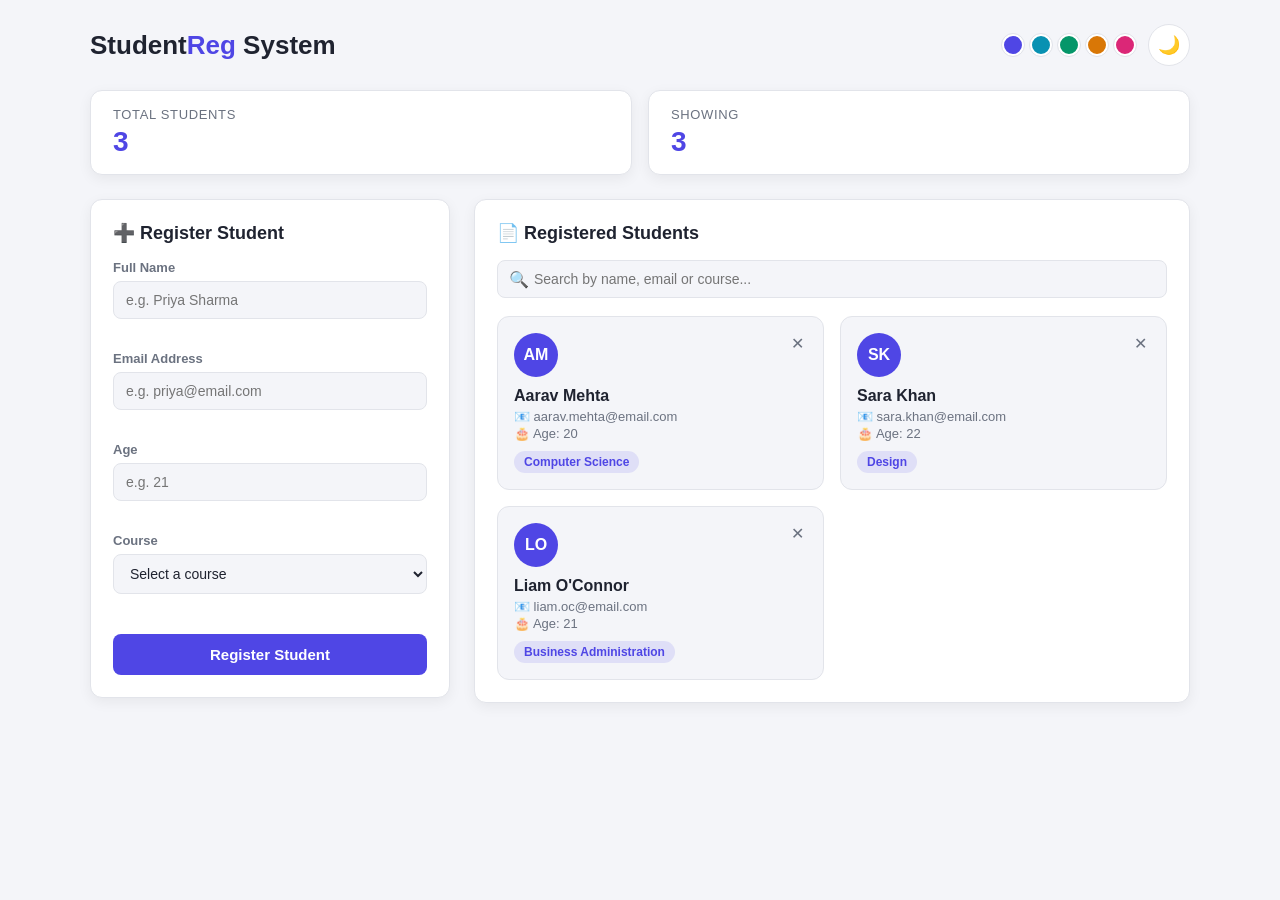
<file: studentreg.html>
<!DOCTYPE html>
<html lang="en">
<head>
<meta charset="UTF-8">
<meta name="viewport" content="width=device-width, initial-scale=1.0">
<title>Student Registration System</title>
<style>
  :root{
    --accent:#4f46e5;
    --accent-hover:#4338ca;
    --bg:#f4f5f9;
    --card-bg:#ffffff;
    --text:#1f2330;
    --text-muted:#6b7280;
    --border:#e2e4ea;
    --danger:#e11d48;
    --danger-hover:#be123c;
    --radius:12px;
    --shadow:0 4px 14px rgba(0,0,0,0.06);
  }

  [data-theme="dark"]{
    --bg:#12141c;
    --card-bg:#1c1f2a;
    --text:#f1f2f6;
    --text-muted:#9498a3;
    --border:#2b2f3d;
    --shadow:0 4px 14px rgba(0,0,0,0.4);
  }

  *{ box-sizing:border-box; margin:0; padding:0; }

  body{
    font-family:'Segoe UI', Roboto, Arial, sans-serif;
    background:var(--bg);
    color:var(--text);
    min-height:100vh;
    transition:background .3s ease, color .3s ease;
    padding:24px;
  }

  .container{
    max-width:1100px;
    margin:0 auto;
  }

  header{
    display:flex;
    justify-content:space-between;
    align-items:center;
    flex-wrap:wrap;
    gap:16px;
    margin-bottom:24px;
  }

  header h1{
    font-size:26px;
    font-weight:700;
  }

  header h1 span{ color:var(--accent); }

  .header-actions{
    display:flex;
    align-items:center;
    gap:12px;
    flex-wrap:wrap;
  }

  .icon-btn{
    display:flex;
    align-items:center;
    justify-content:center;
    width:42px;
    height:42px;
    border-radius:50%;
    border:1px solid var(--border);
    background:var(--card-bg);
    cursor:pointer;
    font-size:18px;
    transition:.2s ease;
  }

  .icon-btn:hover{ border-color:var(--accent); transform:translateY(-2px); }

  .color-swatches{
    display:flex;
    gap:6px;
  }

  .swatch{
    width:22px;
    height:22px;
    border-radius:50%;
    cursor:pointer;
    border:2px solid var(--card-bg);
    outline:1px solid var(--border);
    transition:.2s ease;
  }

  .swatch:hover{ transform:scale(1.15); }

  .stats-bar{
    display:flex;
    gap:16px;
    flex-wrap:wrap;
    margin-bottom:24px;
  }

  .stat-card{
    background:var(--card-bg);
    border:1px solid var(--border);
    border-radius:var(--radius);
    padding:16px 22px;
    box-shadow:var(--shadow);
    flex:1;
    min-width:160px;
  }

  .stat-card .stat-label{
    font-size:13px;
    color:var(--text-muted);
    text-transform:uppercase;
    letter-spacing:.05em;
  }

  .stat-card .stat-value{
    font-size:28px;
    font-weight:700;
    color:var(--accent);
    margin-top:4px;
  }

  .layout{
    display:grid;
    grid-template-columns:360px 1fr;
    gap:24px;
    align-items:start;
  }

  @media(max-width:860px){
    .layout{ grid-template-columns:1fr; }
  }

  .panel{
    background:var(--card-bg);
    border:1px solid var(--border);
    border-radius:var(--radius);
    padding:22px;
    box-shadow:var(--shadow);
  }

  .panel h2{
    font-size:18px;
    margin-bottom:16px;
    font-weight:600;
  }

  .form-group{
    margin-bottom:14px;
  }

  label{
    display:block;
    font-size:13px;
    font-weight:600;
    margin-bottom:6px;
    color:var(--text-muted);
  }

  input, select{
    width:100%;
    padding:10px 12px;
    border-radius:8px;
    border:1px solid var(--border);
    background:var(--bg);
    color:var(--text);
    font-size:14px;
    transition:.2s ease;
  }

  input:focus, select:focus{
    outline:none;
    border-color:var(--accent);
    box-shadow:0 0 0 3px rgba(79,70,229,0.15);
  }

  .error-msg{
    color:var(--danger);
    font-size:12px;
    margin-top:4px;
    min-height:14px;
  }

  .btn{
    width:100%;
    padding:12px;
    border:none;
    border-radius:8px;
    background:var(--accent);
    color:#fff;
    font-size:15px;
    font-weight:600;
    cursor:pointer;
    transition:.2s ease;
    margin-top:8px;
  }

  .btn:hover{ background:var(--accent-hover); }

  .search-wrap{
    position:relative;
    margin-bottom:18px;
  }

  .search-wrap input{
    padding-left:36px;
  }

  .search-icon{
    position:absolute;
    left:12px;
    top:50%;
    transform:translateY(-50%);
    color:var(--text-muted);
    pointer-events:none;
  }

  .students-grid{
    display:grid;
    grid-template-columns:repeat(auto-fill, minmax(240px,1fr));
    gap:16px;
  }

  .student-card{
    background:var(--bg);
    border:1px solid var(--border);
    border-radius:var(--radius);
    padding:16px;
    position:relative;
    transition:.2s ease;
    animation:fadeIn .35s ease;
  }

  @keyframes fadeIn{
    from{ opacity:0; transform:translateY(6px); }
    to{ opacity:1; transform:translateY(0); }
  }

  .student-card:hover{
    border-color:var(--accent);
    box-shadow:var(--shadow);
  }

  .student-card .avatar{
    width:44px;
    height:44px;
    border-radius:50%;
    background:var(--accent);
    color:#fff;
    display:flex;
    align-items:center;
    justify-content:center;
    font-weight:700;
    font-size:16px;
    margin-bottom:10px;
  }

  .student-card h3{
    font-size:16px;
    margin-bottom:4px;
  }

  .student-card p{
    font-size:13px;
    color:var(--text-muted);
    margin-bottom:2px;
    word-break:break-word;
  }

  .course-badge{
    display:inline-block;
    margin-top:8px;
    padding:4px 10px;
    border-radius:20px;
    background:rgba(79,70,229,0.12);
    color:var(--accent);
    font-size:12px;
    font-weight:600;
  }

  .delete-btn{
    position:absolute;
    top:12px;
    right:12px;
    width:28px;
    height:28px;
    border-radius:50%;
    border:none;
    background:transparent;
    color:var(--text-muted);
    cursor:pointer;
    font-size:16px;
    transition:.2s ease;
  }

  .delete-btn:hover{
    background:var(--danger);
    color:#fff;
  }

  .empty-state{
    text-align:center;
    padding:50px 20px;
    color:var(--text-muted);
    grid-column:1/-1;
  }

  .empty-state .emoji{
    font-size:40px;
    margin-bottom:10px;
  }

  .toast{
    position:fixed;
    bottom:24px;
    right:24px;
    background:var(--accent);
    color:#fff;
    padding:12px 20px;
    border-radius:8px;
    font-size:14px;
    box-shadow:var(--shadow);
    opacity:0;
    transform:translateY(10px);
    transition:.3s ease;
    pointer-events:none;
    z-index:100;
  }

  .toast.show{
    opacity:1;
    transform:translateY(0);
  }
</style>
</head>
<body>

<div class="container">

  <header>
    <h1>Student<span>Reg</span> System</h1>
    <div class="header-actions">
      <div class="color-swatches" id="colorSwatches">
        <div class="swatch" style="background:#4f46e5" data-color="#4f46e5,#4338ca"></div>
        <div class="swatch" style="background:#0891b2" data-color="#0891b2,#0e7490"></div>
        <div class="swatch" style="background:#059669" data-color="#059669,#047857"></div>
        <div class="swatch" style="background:#d97706" data-color="#d97706,#b45309"></div>
        <div class="swatch" style="background:#db2777" data-color="#db2777,#be185d"></div>
      </div>
      <button class="icon-btn" id="themeToggle" title="Toggle dark mode">🌙</button>
    </div>
  </header>

  <div class="stats-bar">
    <div class="stat-card">
      <div class="stat-label">Total Students</div>
      <div class="stat-value" id="totalCount">0</div>
    </div>
    <div class="stat-card">
      <div class="stat-label">Showing</div>
      <div class="stat-value" id="visibleCount">0</div>
    </div>
  </div>

  <div class="layout">

    <div class="panel">
      <h2>➕ Register Student</h2>
      <form id="regForm" novalidate>
        <div class="form-group">
          <label for="nameInput">Full Name</label>
          <input type="text" id="nameInput" placeholder="e.g. Priya Sharma" autocomplete="off">
          <div class="error-msg" id="nameError"></div>
        </div>
        <div class="form-group">
          <label for="emailInput">Email Address</label>
          <input type="email" id="emailInput" placeholder="e.g. priya@email.com" autocomplete="off">
          <div class="error-msg" id="emailError"></div>
        </div>
        <div class="form-group">
          <label for="ageInput">Age</label>
          <input type="number" id="ageInput" placeholder="e.g. 21" min="1" max="120">
          <div class="error-msg" id="ageError"></div>
        </div>
        <div class="form-group">
          <label for="courseInput">Course</label>
          <select id="courseInput">
            <option value="">Select a course</option>
            <option value="Computer Science">Computer Science</option>
            <option value="Business Administration">Business Administration</option>
            <option value="Mechanical Engineering">Mechanical Engineering</option>
            <option value="Design">Design</option>
            <option value="Mathematics">Mathematics</option>
            <option value="Other">Other</option>
          </select>
          <div class="error-msg" id="courseError"></div>
        </div>
        <button type="submit" class="btn">Register Student</button>
      </form>
    </div>

    <div class="panel">
      <h2>📄 Registered Students</h2>
      <div class="search-wrap">
        <span class="search-icon">🔍</span>
        <input type="text" id="searchInput" placeholder="Search by name, email or course...">
      </div>
      <div class="students-grid" id="studentsGrid"></div>
    </div>

  </div>

</div>

<div class="toast" id="toast"></div>

<script>
/* ============================================================
   STATE
   ============================================================ */
let students = [];
let studentIdCounter = 1;

/* ============================================================
   ELEMENT SELECTION - demonstrating multiple DOM query methods
   ============================================================ */

// getElementById()
const regForm       = document.getElementById('regForm');
const nameInput      = document.getElementById('nameInput');
const emailInput     = document.getElementById('emailInput');
const ageInput       = document.getElementById('ageInput');
const courseInput    = document.getElementById('courseInput');
const searchInput    = document.getElementById('searchInput');
const studentsGrid   = document.getElementById('studentsGrid');
const totalCountEl   = document.getElementById('totalCount');
const visibleCountEl = document.getElementById('visibleCount');
const themeToggleBtn = document.getElementById('themeToggle');
const toast          = document.getElementById('toast');

// querySelector() - single element
const header = document.querySelector('header');
const body   = document.querySelector('body');

// querySelectorAll() - multiple elements (NodeList)
const errorMessages = document.querySelectorAll('.error-msg');

// getElementsByClassName() - live HTMLCollection
const statCards = document.getElementsByClassName('stat-card');

// getElementsByTagName() - live HTMLCollection
const allInputs = document.getElementsByTagName('input');

/* ============================================================
   UTILITIES
   ============================================================ */

function showToast(message) {
  toast.textContent = message;
  toast.classList.add('show');
  setTimeout(() => toast.classList.remove('show'), 2200);
}

function clearErrors() {
  // Loop through NodeList returned by querySelectorAll()
  errorMessages.forEach(el => { el.textContent = ''; });
}

function getInitials(name) {
  return name
    .trim()
    .split(/\s+/)
    .slice(0, 2)
    .map(w => w[0].toUpperCase())
    .join('');
}

/* ============================================================
   FORM VALIDATION
   ============================================================ */

function validateForm() {
  clearErrors();
  let isValid = true;

  const name = nameInput.value.trim();
  const email = emailInput.value.trim();
  const age = ageInput.value.trim();
  const course = courseInput.value;

  if (name.length < 2) {
    document.getElementById('nameError').textContent = 'Enter a valid name (min 2 characters)';
    isValid = false;
  }

  const emailPattern = /^[^\s@]+@[^\s@]+\.[^\s@]+$/;
  if (!emailPattern.test(email)) {
    document.getElementById('emailError').textContent = 'Enter a valid email address';
    isValid = false;
  }

  if (!age || age < 1 || age > 120) {
    document.getElementById('ageError').textContent = 'Enter a valid age (1-120)';
    isValid = false;
  }

  if (!course) {
    document.getElementById('courseError').textContent = 'Please select a course';
    isValid = false;
  }

  // Duplicate email check
  if (isValid && students.some(s => s.email.toLowerCase() === email.toLowerCase())) {
    document.getElementById('emailError').textContent = 'A student with this email already exists';
    isValid = false;
  }

  return isValid;
}

/* ============================================================
   CREATE STUDENT CARD - createElement() / appendChild()
   ============================================================ */

function createStudentCard(student) {
  // createElement()
  const card = document.createElement('div');
  card.className = 'student-card';
  card.dataset.id = student.id;

  const avatar = document.createElement('div');
  avatar.className = 'avatar';
  avatar.textContent = getInitials(student.name);

  const name = document.createElement('h3');
  name.textContent = student.name;

  const email = document.createElement('p');
  email.textContent = `📧 ${student.email}`;

  const age = document.createElement('p');
  age.textContent = `🎂 Age: ${student.age}`;

  const courseBadge = document.createElement('span');
  courseBadge.className = 'course-badge';
  courseBadge.textContent = student.course;

  const deleteBtn = document.createElement('button');
  deleteBtn.className = 'delete-btn';
  deleteBtn.title = 'Delete student';
  deleteBtn.dataset.action = 'delete';
  deleteBtn.textContent = '✕';

  // appendChild() - building the card structure
  card.appendChild(avatar);
  card.appendChild(name);
  card.appendChild(email);
  card.appendChild(age);
  card.appendChild(courseBadge);
  card.appendChild(deleteBtn);

  return card;
}

/* ============================================================
   RENDER STUDENTS
   ============================================================ */

function renderStudents(filter = '') {
  // Clear existing grid content
  studentsGrid.innerHTML = '';

  const filtered = students.filter(s => {
    const term = filter.toLowerCase();
    return (
      s.name.toLowerCase().includes(term) ||
      s.email.toLowerCase().includes(term) ||
      s.course.toLowerCase().includes(term)
    );
  });

  if (filtered.length === 0) {
    const empty = document.createElement('div');
    empty.className = 'empty-state';
    empty.innerHTML = `<div class="emoji">🗂️</div><p>No students found</p>`;
    studentsGrid.appendChild(empty);
  } else {
    filtered.forEach(student => {
      const card = createStudentCard(student);
      studentsGrid.appendChild(card);
    });
  }

  totalCountEl.textContent = students.length;
  visibleCountEl.textContent = filtered.length;
}

/* ============================================================
   EVENT: FORM SUBMIT - Register Student
   ============================================================ */

regForm.addEventListener('submit', function(e) {
  e.preventDefault();

  if (!validateForm()) return;

  const newStudent = {
    id: studentIdCounter++,
    name: nameInput.value.trim(),
    email: emailInput.value.trim(),
    age: ageInput.value.trim(),
    course: courseInput.value
  };

  students.push(newStudent);
  renderStudents(searchInput.value);
  regForm.reset();
  showToast(`✅ ${newStudent.name} registered successfully`);
  nameInput.focus();
});

/* ============================================================
   EVENT: DELETE STUDENT via Event Bubbling / Delegation
   Instead of attaching a listener to every delete button,
   we attach ONE listener on the parent grid and let clicks
   bubble up to it, then identify the target with closest().
   ============================================================ */

studentsGrid.addEventListener('click', function(e) {
  const deleteBtn = e.target.closest('[data-action="delete"]');
  if (!deleteBtn) return; // click wasn't on a delete button

  const card = deleteBtn.closest('.student-card');
  const id = Number(card.dataset.id);
  const student = students.find(s => s.id === id);

  // remove() - directly remove the element from the DOM
  card.style.opacity = '0';
  card.style.transform = 'scale(0.9)';
  setTimeout(() => {
    card.remove();
    students = students.filter(s => s.id !== id);
    totalCountEl.textContent = students.length;
    visibleCountEl.textContent = studentsGrid.querySelectorAll('.student-card').length;
    if (students.length === 0 || studentsGrid.children.length === 0) {
      renderStudents(searchInput.value);
    }
    showToast(`🗑️ ${student ? student.name : 'Student'} removed`);
  }, 200);
});

/* ============================================================
   EVENT: SEARCH STUDENT
   ============================================================ */

searchInput.addEventListener('input', function() {
  renderStudents(this.value);
});

/* ============================================================
   EVENT: DARK MODE TOGGLE
   ============================================================ */

themeToggleBtn.addEventListener('click', function() {
  const isDark = document.documentElement.getAttribute('data-theme') === 'dark';
  if (isDark) {
    document.documentElement.removeAttribute('data-theme');
    themeToggleBtn.textContent = '🌙';
    showToast('☀️ Light mode enabled');
  } else {
    document.documentElement.setAttribute('data-theme', 'dark');
    themeToggleBtn.textContent = '☀️';
    showToast('🌙 Dark mode enabled');
  }
});

/* ============================================================
   EVENT: CHANGE ACCENT COLOR (event delegation on swatches)
   ============================================================ */

document.getElementById('colorSwatches').addEventListener('click', function(e) {
  const swatch = e.target.closest('.swatch');
  if (!swatch) return;

  const [main, hover] = swatch.dataset.color.split(',');
  document.documentElement.style.setProperty('--accent', main);
  document.documentElement.style.setProperty('--accent-hover', hover);
  showToast('🎨 Theme color updated');
});

/* ============================================================
   INITIAL DEMO DATA
   ============================================================ */

function seedDemoData() {
  const demo = [
    { name: 'Aarav Mehta', email: 'aarav.mehta@email.com', age: 20, course: 'Computer Science' },
    { name: 'Sara Khan', email: 'sara.khan@email.com', age: 22, course: 'Design' },
    { name: 'Liam O\'Connor', email: 'liam.oc@email.com', age: 21, course: 'Business Administration' }
  ];
  demo.forEach(d => students.push({ id: studentIdCounter++, ...d }));
  renderStudents();
}

seedDemoData();
</script>

</body>
</html>
</file>
